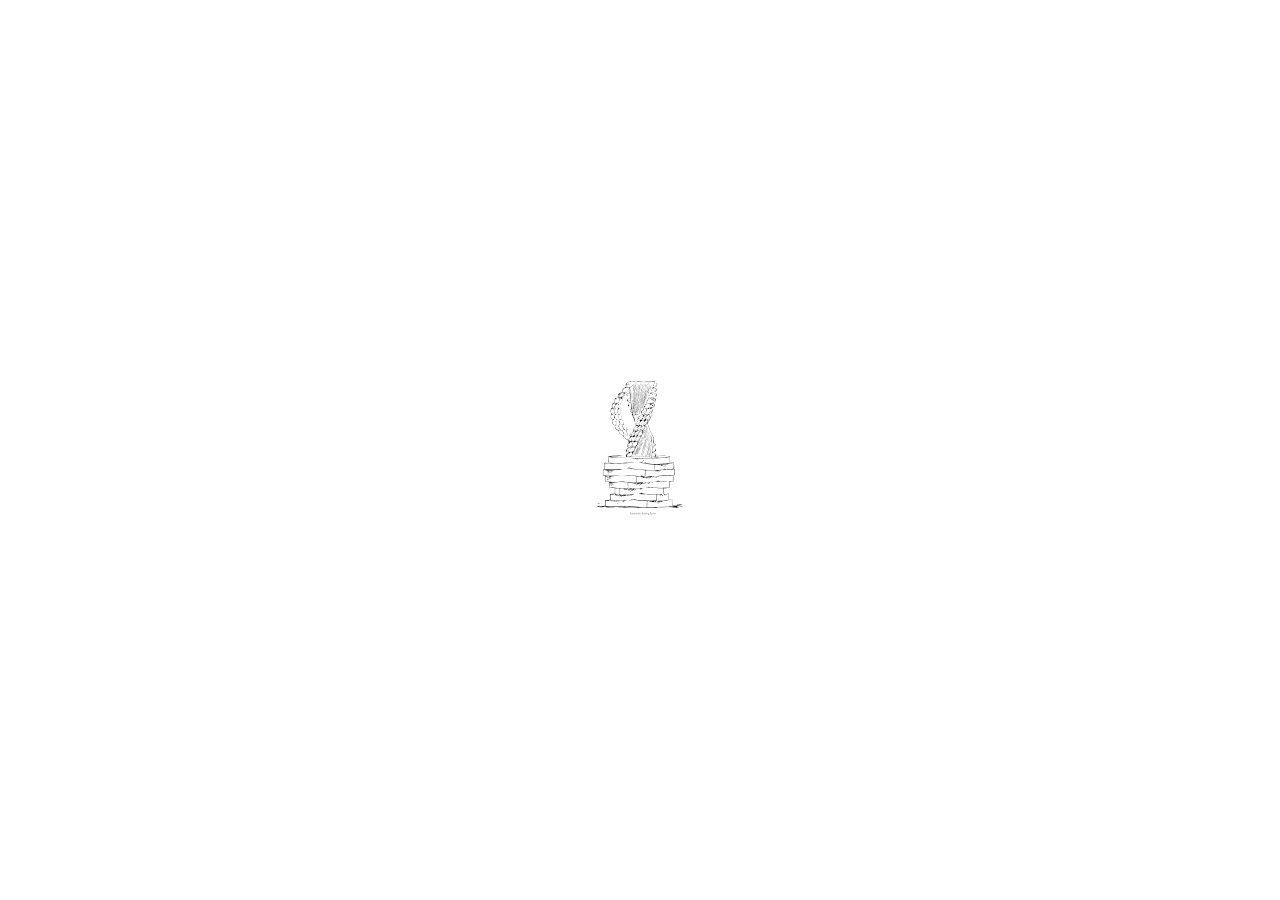
<file: Projects/russell-lofts-farm/index.html>
<!DOCTYPE html>
<html lang="en">


<!-- =========================
     DOCUMENT HEAD
========================= -->

<head>

    <meta charset="UTF-8">

    <meta
        name="viewport"
        content="width=device-width, initial-scale=1.0"
    >

    <title>Mauricio Gris | Selected Works</title>


    <!-- =========================
         GOOGLE FONT
    ========================= -->

    <link
        rel="preconnect"
        href="https://fonts.googleapis.com"
    >

    <link
        rel="preconnect"
        href="https://fonts.gstatic.com"
        crossorigin
    >

    <link
        href="https://fonts.googleapis.com/css2?family=Questrial&display=swap"
        rel="stylesheet"
    >


 <!-- =========================
     MAIN STYLESHEET
========================= -->

<link
    rel="stylesheet"
    href="../../style.css"
>


<!-- =========================
     PROJECT STYLESHEET
========================= -->

<link
    rel="stylesheet"
    href="../../project-style.css"
>


<!-- =========================
     IPHONE STYLESHEET
========================= -->

<link
    rel="stylesheet"
    href="../../mobile.css"
    media="(max-width: 600px), (orientation: landscape) and (max-height: 500px) and (hover: none) and (pointer: coarse)"
>


<!-- =========================
     IPAD STYLESHEET
========================= -->

<link
    rel="stylesheet"
    href="../../IPAD.CSS"
    media="(min-width: 601px) and (max-width: 1400px) and (hover: none) and (pointer: coarse)"
>


<body>


    <!-- =========================================================
         LOADING SCREEN
    ========================================================= -->

    <div id="portfolio-loader">

        <img
            class="loader-icon"
            src="./twisting-tower-loader.svg"
            alt=""
        >

    </div>


    <!-- =========================
         HEADER / LOGO
    ========================= -->

    <header class="site-header">

        <a
            href="../../index.html"
            class="logo"
        >
            Mauricio Gris
        </a>

    </header>


    <!-- =========================
         MAIN CONTENT
    ========================= -->

    <main>


        <!-- =========================
             HERO
        ========================= -->

        <section class="hero">

            <h1>

                <a
                    href="../../index.html"
                    class="hero-link"
                >
                    Selected Works
                </a>

            </h1>

        </section>


    </main>


    <!-- =========================
         PROJECTS PANEL
    ========================= -->

    <div class="projects-panel">

        <a
            href="../cenote.html"
            class="project-cenote"
        >
            Cenote Research Institute
        </a>


        <a
            href="./russell-lofts-farm.html"
            class="project-russell"
        >
            Russell Lofts & Farm
        </a>


        <a
            href="../stadium.html"
            class="project-stadium"
        >
            Stadia Parametric Modeling
        </a>


        <a
            href="../sue-mango-garden.html"
            class="project-sue"
        >
            Sue Mango Garden
        </a>


        <a
            href="../mentorship.html"
            class="project-mentorship"
        >
            Mentorship & Leadership Programs:
            NOMAS, Autodesk, AIAS, ArchDaily
        </a>


        <a
            href="../personal-work.html"
            class="project-personal-work"
        >
            Personal Work
        </a>

    </div>


    <!-- =========================
         BOTTOM NAVIGATION
    ========================= -->

    <nav class="bottom-nav">

        <button
            class="projects-toggle"
            type="button"
        >
            Projects
        </button>


        <a href="../../resume.html">
            Résumé & Experiences
        </a>


        <a href="#contact">
            Contact
        </a>

    </nav>


    <!-- =========================
         CONTACT
    ========================= -->

    <section id="contact">

        <!-- Contact information will go here -->

    </section>


    <!-- =========================
         JAVASCRIPT
    ========================= -->

    <script src="../../script.js"></script>


</body>

</html>
</file>
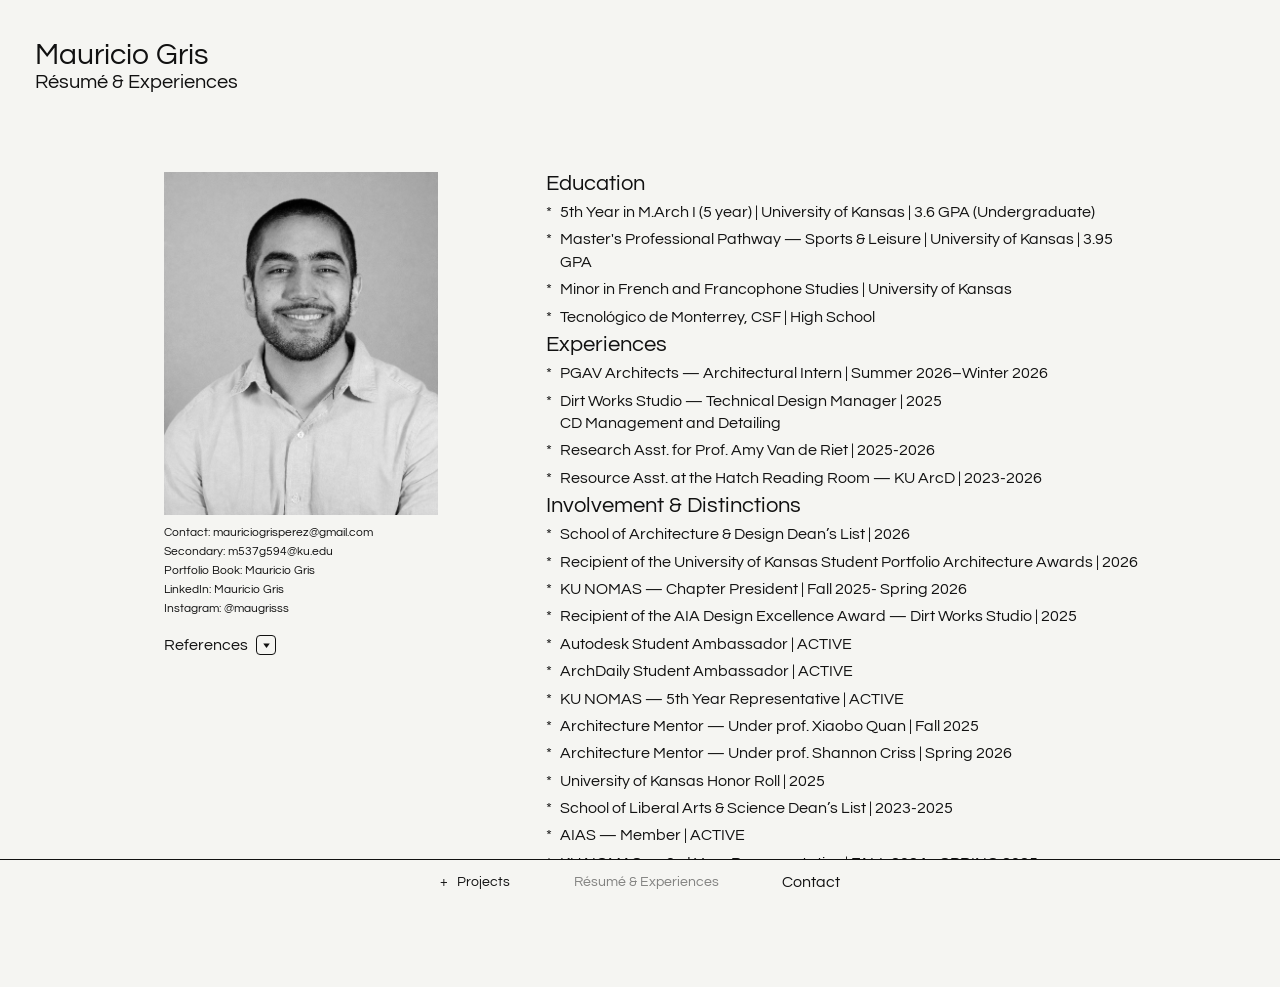
<file: resume.html>
<!DOCTYPE html>
<html lang="en">


<!-- =========================
     DOCUMENT HEAD
========================= -->

<head>

    <meta charset="UTF-8">

    <meta
        name="viewport"
        content="width=device-width, initial-scale=1.0"
    >

    <title>
        Résumé & Experiences | Mauricio Gris
    </title>

    <link
    rel="icon"
    type="image/png"
    href="Projects/favicon.png"
>


    <!-- =========================
         GOOGLE FONT
    ========================= -->

    <link
        rel="preconnect"
        href="https://fonts.googleapis.com"
    >

    <link
        rel="preconnect"
        href="https://fonts.gstatic.com"
        crossorigin
    >

    <link
        href="https://fonts.googleapis.com/css2?family=Questrial&display=swap"
        rel="stylesheet"
    >


<!-- =========================
     GLOBAL STYLESHEET
========================= -->

<link
    rel="stylesheet"
    href="style.css"
>

<link
    rel="stylesheet"
    href="resume.css"
>


<!-- =========================
     IPHONE STYLESHEET
========================= -->

<link
    rel="stylesheet"
    href="mobile.css"
    media="(max-width: 600px), (orientation: landscape) and (max-height: 500px) and (hover: none) and (pointer: coarse)"
>



<body>


    <!-- =========================
         SITE HEADER
    ========================= -->

    <header class="site-header">

        <a
            href="index.html"
            class="logo"
        >
            Mauricio Gris
        </a>

    </header>



    <!-- =========================
         PAGE TITLE
    ========================= -->

    <section class="hero">

        <h1>

            <a
                href="index.html"
                class="hero-link"
            >
                Résumé & Experiences
            </a>

        </h1>

    </section>



    <!-- =========================================================
         RÉSUMÉ & EXPERIENCES PAGE
    ========================================================= -->

    <main class="resume-page">


        <!-- =====================================================
             RÉSUMÉ CONTENT
        ====================================================== -->

        <div class="resume-content">


            <!-- =================================================
                 12-COLUMN RÉSUMÉ GRID
            ================================================== -->

            <section class="resume-grid resume-introduction">

    <!-- =========================
     LEFT COLUMN
     HEADSHOT + CONTACT LINKS
========================= -->

<div class="resume-left-column">


    <!-- =========================
         HEADSHOT
    ========================= -->

    <figure class="resume-headshot">

        <img
            src="Images/resume/headshot.gris.png"
            alt="Mauricio Gris"
        >


        <!-- =========================
             HEADSHOT HOVER OVERLAY
        ========================= -->

        <div class="resume-headshot-overlay">

            <div class="resume-headshot-mission">

                <h2>
                    My Mission Through Design
                </h2>

                <p>
                    Designing efficient, informed, and long-lasting designs,
                    both in terms of being responsive and equitable in
                    accessibility to diverse communities.
                </p>

            </div>

        </div>

    </figure>



    <!-- =========================
         CONTACT / EXTERNAL LINKS
         DIRECTLY BELOW HEADSHOT
    ========================= -->

    <div class="resume-headshot-links">

        <a href="mailto:mauriciogrisperez@gmail.com">
            Contact: mauriciogrisperez@gmail.com
        </a>

        <a href="mailto:m537g594@ku.edu">
            Secondary: m537g594@ku.edu
        </a>

        <a
            href="https://indd.adobe.com/view/74ef0718-9a2e-4e20-afd2-88071c14dc39?utm_source=ig&utm_medium=social&utm_content=link_in_bio&fbclid=PAcGRvZgJleHRuA2FlbQIxMQBzcnRjBmFwcF9pZA85MzY2MTk3NDMzOTI0NTkAAafjlXDD9OKiclb7r04CpGKEP7X0kEKk4IGdYdxB_zPkLGAZm0jak376bWQfig_aem_J0QPt2mYGRPHzV3HsonOOw"
            target="_blank"
            rel="noopener noreferrer"
        >
            Portfolio Book: Mauricio Gris
        </a>

        <a
            href="https://www.linkedin.com/in/mauricio-gris-nomas-aias-29b387235/"
            target="_blank"
            rel="noopener noreferrer"
        >
            LinkedIn: Mauricio Gris
        </a>

        <a
            href="https://www.instagram.com/maugrisss/"
            target="_blank"
            rel="noopener noreferrer"
        >
            Instagram: @maugrisss
        </a>

    </div>



    <!-- =========================
         INTERACTIVE REFERENCES
    ========================= -->

    <details class="resume-references">

        <summary class="resume-references-toggle">

            <span>
                References
            </span>

            <svg
                class="resume-references-ribbon"
                viewBox="0 0 24 24"
                aria-hidden="true"
            >
                <path
                    d="M7 3H17V21L12 17.5L7 21V3Z"
                    fill="none"
                    stroke="currentColor"
                    stroke-width="1.5"
                    stroke-linejoin="round"
                />
            </svg>

        </summary>


        <div class="resume-references-list">


         <!-- REFERENCE 01 -->

<div class="resume-reference">

    <span>
        Kapila Silva
    </span>

    <a href="mailto:kapilads@ku.edu">
        kapilads@ku.edu
    </a>

</div>



<!-- REFERENCE 02 -->

<div class="resume-reference">

    <span>
        Gustavo Garcia Do Amaral
    </span>

    <a href="mailto:gustavo.amaral@ku.edu">
        gustavo.amaral@ku.edu
    </a>

</div>



<!-- REFERENCE 03 -->

<div class="resume-reference">

    <span>
        Chris Davis — PGAV Architects, Principal
    </span>

    <a href="mailto:email.tbd@pgav.com">
        chris.davis@pgav.com
    </a>

</div>



<!-- REFERENCE 04 -->

<div class="resume-reference">

    <span>
        Chad Kraus, AIA
    </span>

    <a href="mailto:ckraus@ku.edu">
        ckraus@ku.edu
    </a>

</div>



<!-- REFERENCE 05 -->

<div class="resume-reference">

    <span>
        Shannon Criss
    </span>

    <a href="mailto:scriss@ku.edu">
        scriss@ku.edu
    </a>

</div>



<!-- REFERENCE 06 -->

<div class="resume-reference">

    <span>
        Amy Van de Riet, AIA
    </span>

    <a href="mailto:amy.vanderiet@ku.edu">
        amy.vanderiet@ku.edu
    </a>

</div>



<!-- REFERENCE 07 -->

<div class="resume-reference">

    <span>
        Dan Rolf
    </span>

    <a href="mailto:danielrolf@gmail.com">
        danielrolf@gmail.com
    </a>

</div>


</div>

</details>


</div>


<!-- =========================
     RÉSUMÉ INFORMATION
     RIGHT COLUMN
========================= -->

<div class="resume-information">


    <!-- =====================
         EDUCATION
    ====================== -->

    <section class="resume-info-section">

        <h2>
            Education
        </h2>

        <div class="resume-info-content">

            <p class="resume-info-entry">
                5th Year in M.Arch I (5 year) | University of Kansas |
                3.6 GPA (Undergraduate)
            </p>

            <p class="resume-info-entry">
                Master's Professional Pathway — Sports &amp; Leisure |
                University of Kansas | 3.95 GPA
            </p>

            <p class="resume-info-entry">
                Minor in French and Francophone Studies |
                University of Kansas
            </p>

            <p class="resume-info-entry">
                Tecnológico de Monterrey, CSF | High School
            </p>

        </div>

    </section>



    <!-- =====================
         EXPERIENCE
    ====================== -->

    <section class="resume-info-section">

        <h2>
            Experiences
        </h2>

        <div class="resume-info-content">


            <!-- PGAV ARCHITECTS -->

            <div class="resume-info-entry">

                <p>
                    <strong>
                        PGAV Architects — Architectural Intern |
                        Summer 2026–Winter 2026
                    </strong>
                </p>

            </div>



            <!-- DIRT WORKS STUDIO -->

            <div class="resume-info-entry">

                <p>
                    <strong>
                        Dirt Works Studio — Technical Design Manager | 2025
                    </strong>
                </p>

                <p>
                    CD Management and Detailing
                </p>

            </div>



            <!-- AMY VAN DE RIET -->

            <div class="resume-info-entry">

                <p>
                    <strong>
                        Research Asst. for Prof. Amy Van de Riet | 2025-2026
                    </strong>
                </p>

            </div>



            <!-- HATCH READING ROOM -->

            <div class="resume-info-entry">

                <p>
                    <strong>
                        Resource Asst. at the Hatch Reading Room — KU ArcD |
                        2023-2026
                    </strong>
                </p>

            </div>


        </div>

    </section>



    <!-- =====================
         AWARDS & INVOLVEMENT
    ====================== -->

    <section class="resume-info-section">

        <h2>
         Involvement & Distinctions
        </h2>

        <div class="resume-info-content">


            <div class="resume-info-entry">

                <p>
                    <strong>
                        School of Architecture &amp; Design Dean’s List | 2026
                    </strong>
                </p>

            </div>



            <div class="resume-info-entry">

                <p>
                    <strong>
                        Recipient of the University of Kansas Student Portfolio
                        Architecture Awards | 2026
                    </strong>
                </p>

            </div>



            <div class="resume-info-entry">

                <p>
                    <strong>
                        KU NOMAS — Chapter President |
                        Fall 2025- Spring 2026
                    </strong>
                </p>

            </div>



            <div class="resume-info-entry">

                <p>
                    <strong>
                        Recipient of the AIA Design Excellence Award — Dirt Works Studio | 2025
                    </strong>
                </p>

            </div>



            <div class="resume-info-entry">

                <p>
                    <strong>
                        Autodesk Student Ambassador | ACTIVE
                    </strong>
                </p>

            </div>


            <div class="resume-info-entry">

                <p>
                    <strong>
                        ArchDaily Student Ambassador | ACTIVE
                    </strong>
                </p>

            </div>

            <div class="resume-info-entry">

                <p>
                    <strong>
                        KU NOMAS — 5th Year Representative | ACTIVE
                    </strong>
                </p>

            </div>


<div class="resume-info-entry">

                <p>
                    <strong>
                        Architecture Mentor — Under prof. Xiaobo Quan |
                         Fall 2025
                    </strong>
                </p>

                

            </div>


            <div class="resume-info-entry">

                <p>
                    <strong>
                        Architecture Mentor — Under prof. Shannon Criss |
                         Spring 2026
                    </strong>
                </p>

                

            </div>



            <div class="resume-info-entry">

                <p>
                    <strong>
                        University of Kansas Honor Roll | 2025
                    </strong>
                </p>

            </div>



            <div class="resume-info-entry">

                <p>
                    <strong>
                        School of Liberal Arts &amp; Science Dean’s List |
                        2023-2025
                    </strong>
                </p>

            </div>



            <div class="resume-info-entry">

                <p>
                    <strong>
                        AIAS — Member | ACTIVE
                    </strong>
                </p>

            </div>



            <div class="resume-info-entry">

                <p>
                    <strong>
                        KU NOMAS — 3rd Year Representative |
                        FALL 2024– SPRING 2025
                    </strong>
                </p>

            </div>



            <div class="resume-info-entry">

                <p>
                    <strong>
                        DARE Center in Lawrence —
                        Homeless Resource Center | 2023
                    </strong>
                </p>

            </div>


        </div>

    </section>

        </div>


    </main>



    <!-- =========================================================
         PROJECTS PANEL
    ========================================================= -->

    <div class="projects-panel">

        <a
            href="Projects/cenote/cenote.html"
            class="project-cenote"
        >
            Cenote Research Institute
        </a>

        <a
            href="Projects/russell-lofts-farm/russell-lofts-farm.html"
            class="project-russell"
        >
            Russell Lofts & Farm
        </a>

        <a
            href="Projects/stadium/stadium.html"
            class="project-stadium"
        >
            Stadia Parametric Modeling
        </a>

        <a
            href="Projects/sue mango/sue-mango-garden.html"
            class="project-sue"
        >
            Sue Mango Garden
        </a>

        <a
            href="Projects/mentorship/mentorship.html"
            class="project-mentorship"
        >
            Mentorship & Leadership Programs: NOMAS, Autodesk, KU Mentorship Collab, AIAS
        </a>

        <a
            href="Projects/personal work/personal-work.html"
            class="project-personal-work"
        >
            Personal Work
        </a>

    </div>



    <!-- =========================
         BOTTOM NAVIGATION
    ========================= -->

    <nav class="bottom-nav">

        <button
            class="projects-toggle"
            type="button"
        >
            Projects
        </button>

        <a
    href="index.html"
    class="resume-mobile-contents"
>
    Contents
</a>


        <a
            href="resume.html"
            class="active"
        >
            Résumé & Experiences
        </a>


        <button
            class="contact-trigger"
            type="button"
        >
            Contact
        </button>

    </nav>



    <!-- =========================================================
         CONTACT LIGHTBOX
    ========================================================= -->

    <div
        class="contact-overlay"
        id="contact-overlay"
        aria-hidden="true"
    >

        <div class="contact-card">


            <!-- =========================
                 CLOSE BUTTON
            ========================= -->

            <button
                class="contact-close"
                type="button"
                aria-label="Close contact panel"
            >
                ×
            </button>


            <!-- =========================
                 CONTACT VISUAL
            ========================= -->

            <div class="contact-visual"></div>


            <!-- =========================
                 DIVIDER
            ========================= -->

            <div class="contact-divider"></div>


            <!-- =========================
                 CONTACT INFORMATION
            ========================= -->

            <div class="contact-info">

                <h2>
                    Let's get in touch.
                </h2>

                <p>
                    Contact me at
                    <a href="mailto:mauriciogrisperez@gmail.com">
                        mauriciogrisperez@gmail.com
                    </a>
                </p>


                <div class="contact-links">

                    <a
                        href="https://www.linkedin.com/in/mauricio-gris-nomas-aias-29b387235/"
                        target="_blank"
                        rel="noopener noreferrer"
                    >
                        LinkedIn
                    </a>

                    <a
                        href="https://www.instagram.com/maugrisss/?hl=en"
                        target="_blank"
                        rel="noopener noreferrer"
                    >
                        Instagram
                    </a>

                </div>

            </div>

        </div>

    </div>



    <!-- =========================
         GLOBAL JAVASCRIPT
    ========================= -->

    <script src="script.js"></script>


</body>

</html>
</file>
<file: style.css>
/* -------------------------
   GLOBAL
------------------------- */

* {
    margin: 0;
    padding: 0;
    box-sizing: border-box;
}

html {
    scroll-behavior: smooth;
}

body {
    background-color: #f5f5f2;
    color: #111111;

    font-family: "Questrial", sans-serif;
    font-weight: 400;
}

/* =========================================================
   PORTFOLIO LOADING SCREEN
========================================================= */

#portfolio-loader {
    position: fixed;
    inset: 0;

    width: 100vw;
    height: 100vh;

    display: flex;
    align-items: center;
    justify-content: center;

    background-color: #ffffff;

    opacity: 1;
    visibility: visible;

    z-index: 999999;
}


/* =========================================================
   LOADING ICON
========================================================= */

#portfolio-loader .loader-icon {
    display: block;

    width: 150px;
 height: 150px;;

    opacity: 1;
    visibility: visible;

    position: relative;
    z-index: 1;

    transform-origin: center;

    animation: loaderBeat 1.6s ease-in-out infinite;
}


/* =========================================================
   LOADING ICON — BEAT
========================================================= */

@keyframes loaderBeat {

    0%,
    42%,
    58%,
    100% {
        transform: scale(1);
    }

    50% {
        transform: scale(1.015);
    }
}


/* =========================================================
   LOADER EXIT
========================================================= */

#portfolio-loader.loader-hidden {
    opacity: 0;
    visibility: hidden;
    pointer-events: none;

    transition:
        opacity 0.25s ease,
        visibility 0.25s ease;
}


/* =========================================================
   REDUCED MOTION
========================================================= */

@media (prefers-reduced-motion: reduce) {

    #portfolio-loader .loader-icon {
        animation: none;
    }

}

/* =========================================================
   REST OF WEBSITE
========================================================= */

/* your existing CSS continues... */
/* -------------------------
   VARIABLES
------------------------- */

:root {
    --page-margin: 35px;
    --title-gap: 2px;
}


/* -------------------------
   NAME / LOGO
------------------------- */

.site-header {
    padding-top: 40px;
    padding-left: var(--page-margin);
    padding-right: var(--page-margin);
    padding-bottom: 0;
}

.logo {
    font-family: "Questrial", sans-serif;
    font-size: 30px;
    font-weight: 400;

    color: #111111;
    text-decoration: none;

    line-height: 1;
    letter-spacing: 0;
}


/* -------------------------
   HERO / SELECTED WORKS
------------------------- */

.hero {
    margin-top: var(--title-gap);

    padding-left: var(--page-margin);
    padding-right: var(--page-margin);
}

.hero h1 {
    font-size: 20px;
    font-weight: 400;
    line-height: 1;
}

.hero-link {
    color: #111111;
    text-decoration: none;

    font-family: "Questrial", sans-serif;
    font-weight: 400;

    letter-spacing: 0;
}


/* -------------------------
   PROJECTS PANEL
------------------------- */

.projects-panel {
    position: fixed;

    bottom: 50px;
    left: 0;

    width: 100%;

    padding-left: var(--page-margin);
    padding-right: var(--page-margin);
    padding-top: 1px;
    padding-bottom: 1px;

    display: flex;
    flex-direction: column;
    align-items: flex-start;

    gap: 8px;

    background-color: #f5f5f2;

    opacity: 0;
    visibility: hidden;

    transform: translateY(10px);

    transition:
        opacity 0.3s ease,
        transform 0.3s ease,
        visibility 0.3s;

    z-index: 110;
}


/* Projects panel open */

.projects-panel.active {
    opacity: 1;
    visibility: visible;

    transform: translateY(0);
}


/* Project links */

.projects-panel a {
    color: #111111;
    text-decoration: none;

    font-family: "Questrial", sans-serif;
    font-size: 14px;
    font-weight: 400;

    transition: color 0.2s ease;
}


/* Project list dash */

.projects-panel a::before {
    content: "-";
    margin-right: 8px;
}


/* -------------------------
   PROJECT HOVER COLORS
------------------------- */

.projects-panel a.project-cenote:hover {
    color: #2aafc8;
}

.projects-panel a.project-russell:hover {
    color: #d10c02;
}

.projects-panel a.project-stadium:hover {
    color: #ebb358;
}

.projects-panel a.project-sue:hover {
    color: #f15f2e;
}

.projects-panel a.project-mentorship:hover {
    color: #934f9f;
}

.projects-panel a.project-personal-work:hover {
    color: #8186bd;
}


/* -------------------------
   BOTTOM NAVIGATION
------------------------- */

.bottom-nav {
    position: fixed;

    bottom: 10px;
    left: 50%;
    transform: translateX(-50%);

    display: flex;
    justify-content: space-between;
    align-items: center;

    width: 400px;

    z-index: 100;

    isolation: isolate;
}

/* =========================================================
   BOTTOM NAVIGATION
   SIDE CONTROLS
========================================================= */


/* -------------------------
   SHARED SIDE CONTROL
------------------------- */

.bottom-nav-side {
    position: fixed;

    bottom: 10px;

    z-index: 1000;

    display: block;

    font-family: "Questrial", sans-serif;
    font-size: 14px;
    font-weight: 400;

    color: #111111;
    text-decoration: none;

    visibility: visible;
    opacity: 1;

    cursor: pointer;

    transition:
        opacity 0.2s ease;
}


/* -------------------------
   LEFT
   BACK TO CONTENTS
------------------------- */

.bottom-nav-side.bottom-nav-back {
    left: var(--page-margin, 35px);
    right: auto;
}


/* -------------------------
   RIGHT
   RÉSUMÉ
------------------------- */

.bottom-nav-side.bottom-nav-resume {
    left: auto;
    right: var(--page-margin, 35px);
}


/* -------------------------
   HOVER
------------------------- */

.bottom-nav-side:not(.disabled):hover {
    opacity: 0.5;
}


/* -------------------------
   CURRENT PAGE / DISABLED
------------------------- */

.bottom-nav-side.disabled {
    opacity: 0.35;

    cursor: default;
    pointer-events: none;
}

/* Full-width background */

.bottom-nav::after {
    content: "";

    position: absolute;

    bottom: -10px;
    left: 50%;
    transform: translateX(-50%);

    width: 100vw;
    height: 40px;

    background-color: #f5f5f2;

    pointer-events: none;

    z-index: -1;
}


.bottom-nav a {
    color: #111111;
    text-decoration: none;

    font-size: 14px;
    font-family: "Questrial", sans-serif;
    font-weight: 400;
}


/* Full-width background beneath navigation */

.bottom-nav::after {
    content: "";

    position: absolute;

    bottom: -10px;
    left: 50%;
    transform: translateX(-50%);

    width: 100vw;
    height: 40px;

    background-color: #f5f5f2;

    pointer-events: none;

    z-index: -1;
}


.bottom-nav a {
    color: #111111;
    text-decoration: none;

    font-size: 14px;
    font-family: "Questrial", sans-serif;
    font-weight: 400;
}


/* -------------------------
   PROJECTS BUTTON
------------------------- */

.projects-toggle {
    background: none;
    border: none;
    padding: 0;

    color: #111111;

    font-family: "Questrial", sans-serif;
    font-size: 14px;
    font-weight: 400;

    cursor: pointer;
}


/* Closed state: + Projects */

.projects-toggle::before {
    content: "+";
    margin-right: 6px;

    font-family: "Questrial", sans-serif;
    font-size: 14px;
    font-weight: 400;
}


/* Open state: − Projects */

.bottom-nav.projects-open .projects-toggle::before {
    content: "−";
}


/* -------------------------
   LINE ABOVE BOTTOM NAVIGATION
------------------------- */

.bottom-nav::before {
    content: "";

    position: absolute;

    bottom: 30px;
    left: 50%;
    transform: translateX(-50%);

    width: 100vw;
    height: 1px;

    background-color: #111111;

    transition: bottom 0.3s ease;

    pointer-events: none;
}


.bottom-nav.projects-open::before {
    bottom: 170px;
}


/* -------------------------
   PROJECTS OPEN STATE
------------------------- */

.bottom-nav.projects-open::before {
    bottom: 170px;
}


/* Line position when Projects is open */

.bottom-nav.projects-open::before {
    bottom: 170px;
}

/* -------------------------
   PROJECTS BUTTON
------------------------- */

.projects-toggle {
    background: none;
    border: none;
    padding: 0;

    color: #111111;

    font-family: "Questrial", sans-serif;
    font-size: 14px;
    font-weight: 400;

    cursor: pointer;
}


/* Closed state: + Projects */

.projects-toggle::before {
    content: "+";
    margin-right: 6px;

    font-family: "Questrial", sans-serif;
    font-size: 14px;
    font-weight: 400;
}


/* Open state: − Projects */

.bottom-nav.projects-open .projects-toggle::before {
    content: "−";
}


/* -------------------------
   LINE ABOVE BOTTOM NAVIGATION
------------------------- */

.bottom-nav::before {
    content: "";

    position: absolute;

    bottom: 30px;
    left: 50%;
    transform: translateX(-50%);

    width: 100vw;
    height: 1px;

    background-color: #111111;

    transition: bottom 0.3s ease;

    cursor: pointer;
}


/* Line position when Projects is open */

.bottom-nav.projects-open::before {
    bottom: 170px;
}

/* =========================================================
   PROJECT BRIEF PANEL
   GLOBAL / FULL-SCREEN
========================================================= */

.brief-panel {
    position: fixed;

    inset: 0;

    width: 100vw;
    height: 100vh;
    min-height: 100vh;

    margin: 0;
    padding: 0;

    background-color: #f5f5f2;

    opacity: 0;
    visibility: hidden;

    transform: translateY(100%);

    transition:
        transform 0.4s ease,
        opacity 0.3s ease,
        visibility 0.4s;

    overflow-y: auto;

    z-index: 900;

    pointer-events: none;
}

/* =========================================================
   BRIEF PARAGRAPHS 
========================================================= */

.brief-content p {
    margin: 0;
    line-height: 1.45;
}

.brief-content p + p {
    margin-top: 28px;
}

.brief-content strong {
    font-weight: 700;
}


/* =========================================================
   PROJECT BRIEF — OPEN
========================================================= */

.brief-panel.active {
    opacity: 1;
    visibility: visible;

    transform: translateY(0);

    pointer-events: auto;
}


/* =========================================================
   PROJECT BRIEF — CLOSE BUTTON
========================================================= */

.brief-close {
    position: fixed;

    top: 35px;
    right: 35px;

    width: 32px;
    height: 32px;

    margin: 0;
    padding: 0;

    display: flex;
    align-items: center;
    justify-content: center;

    border: none;
    background: transparent;

    color: #111111;

    font-family: "Questrial", sans-serif;
    font-size: 28px;
    font-weight: 400;
    line-height: 1;

    cursor: pointer;

    pointer-events: auto;

    z-index: 10002;
}


/* =========================================================
   PROJECT BRIEF PANEL
   GLOBAL / FULL-SCREEN
========================================================= */

.brief-panel {
    position: fixed;

    inset: 0;

    width: 100vw;
    height: 100vh;
    min-height: 100vh;

    margin: 0;
    padding: 0;

    background-color: #f5f5f2;

    opacity: 0;
    visibility: hidden;

    transform: translateY(100%);

    transition:
        transform 0.4s ease,
        opacity 0.3s ease,
        visibility 0.4s;

    overflow-y: auto;

    z-index: 900;

    pointer-events: none;
}


/* =========================================================
   PROJECT BRIEF — OPEN
========================================================= */

.brief-panel.active {
    opacity: 1;
    visibility: visible;

    transform: translateY(0);

    pointer-events: auto;
}


/* =========================================================
   PROJECT BRIEF — CLOSE BUTTON
========================================================= */

.brief-close {
    position: fixed;

    top: 35px;
    right: 35px;

    width: 32px;
    height: 32px;

    margin: 0;
    padding: 0;

    display: flex;
    align-items: center;
    justify-content: center;

    border: none;
    background: transparent;

    color: #111111;

    font-family: "Questrial", sans-serif;
    font-size: 28px;
    font-weight: 400;
    line-height: 1;

    cursor: pointer;

    pointer-events: auto;

    z-index: 10002;
}


/* =========================================================
   PROJECT BRIEF CONTENT
========================================================= */

.brief-content {
    width: 100%;

    padding-top: 40px;
    padding-left: var(--page-margin);
    padding-right: var(--page-margin);
    padding-bottom: 30px;

    box-sizing: border-box;

    text-align: left;
}


/* =========================================================
   PROJECT BRIEF CONTENT
   OPTIONAL IMAGE LAYOUT
========================================================= */

.brief-content-with-image {
    display: grid;

    grid-template-columns:
        minmax(0, 500px)
        auto;

    justify-content: space-between;

    column-gap: 80px;

    align-items: start;
}


/* =========================================================
   PROJECT BRIEF COPY
========================================================= */

.brief-copy {
    min-width: 0;
}


/* =========================================================
   PROJECT BRIEF IMAGE
   OPTIONAL
========================================================= */

.brief-image {

    /* -----------------------------------------
       IMAGE SIZE
       Increase / decrease this value
    ----------------------------------------- */

    width: 1000px;


    /* -----------------------------------------
       HORIZONTAL POSITION
       Larger value = moves image LEFT
    ----------------------------------------- */

    margin-right: 350px;


    /* -----------------------------------------
       VERTICAL POSITION
       Positive = moves DOWN
       Negative = moves UP
    ----------------------------------------- */

    margin-top: 50px;


    justify-self: end;
}


.brief-image img {
    display: block;

    width: 100%;
    height: auto;

    object-fit: cover;
}


/* =========================================================
   PROJECT BRIEF TITLE
========================================================= */

.brief-content h2 {
    margin: 0 0 8px;

    color: var(--project-accent, #111111);

    font-family: "Questrial", sans-serif;
    font-size: 16px;
    font-weight: 400;

    line-height: 1;
}


/* =========================================================
   PROJECT BRIEF TEXT
========================================================= */

.brief-content p {
    width: 100%;
    max-width: 500px;

    margin: 0;

    color: #111111;

    font-family: "Questrial", sans-serif;
    font-size: 14px;
    font-weight: 400;

    line-height: 1.4;

    text-align: left;
}

/* =========================================================
   PROJECT BRIEF METADATA
========================================================= */

.brief-meta {
    padding-left: var(--page-margin);
    padding-right: var(--page-margin);

    margin-top: 30px;

    box-sizing: border-box;

    color: var(--project-accent, #111111);

    font-family: "Questrial", sans-serif;
    font-size: 12px;
    font-weight: 400;

    line-height: 1.2;
}

/* =========================================================
   CONTACT LIGHTBOX
========================================================= */

.contact-overlay {
    position: fixed;
    inset: 0;

    width: 100%;
    height: 100%;

    background-color: rgba(0, 0, 0, 0.72);

    display: flex;
    align-items: center;
    justify-content: center;

    opacity: 0;
    visibility: hidden;
    pointer-events: none;

    transition:
        opacity 0.3s ease,
        visibility 0.3s ease;

    z-index: 9999;
}


/* -------------------------
   ACTIVE STATE
------------------------- */

.contact-overlay.active {
    opacity: 1;
    visibility: visible;
    pointer-events: auto;
}


/* -------------------------
   CONTACT CARD
------------------------- */

.contact-card {
    position: relative;

    width: min(900px, 88vw);
    height: 360px;

    background-color: #ffffff;

    display: grid;

    grid-template-columns:
        280px
        1px
        1fr;

    column-gap: 42px;

    align-items: center;

    padding:
        30px
        55px
        30px
        30px;
}


/* -------------------------
   CONTACT VISUAL
------------------------- */

.contact-visual {

    width: 280px;
    height: 280px;

    background-image:
        url("Projects/first.assignment.three_geometries.gris.mauricio.png");

    background-size: contain;
    background-position: center;
    background-repeat: no-repeat;

}


/* -------------------------
   DIVIDER
------------------------- */

.contact-divider {
    width: 1px;
    height: 280px;

    background-color: #111111;
}


/* -------------------------
   CONTACT INFORMATION
------------------------- */

.contact-info {
    display: flex;
    flex-direction: column;

    align-items: flex-start;
    justify-content: center;
}


.contact-info h2 {
    margin: 0 0 22px 0;

    font-family: "Questrial", sans-serif;
    font-size: 30px;
    font-weight: 400;
    line-height: 1.1;
}


.contact-info p {
    margin: 0 0 28px 0;

    font-size: 16px;
    line-height: 1.5;
}


.contact-info a {
    color: #111111;

    text-decoration: none;
}


.contact-info a:hover {
    text-decoration: underline;
}


/* -------------------------
   SOCIAL LINKS
------------------------- */

.contact-links {
    display: flex;
    flex-direction: column;

    gap: 6px;
}


.contact-links a {
    font-size: 16px;
}


/* -------------------------
   CLOSE BUTTON
------------------------- */

.contact-close {
    position: absolute;

    top: 18px;
    right: 22px;

    border: none;
    background: none;

    padding: 0;

    color: #111111;

    font-family: "Questrial", sans-serif;
    font-size: 28px;
    font-weight: 400;
    line-height: 1;

    cursor: pointer;
}


/* =========================================================
   CONTACT BOTTOM NAV BUTTON
========================================================= */

.contact-trigger {
    border: none;
    background: none;

    padding: 0;

    color: inherit;

    font-family: inherit;
    font-size: inherit;
    font-weight: inherit;

    cursor: pointer;
}

/* =========================================================
   TABLE OF CONTENTS
========================================================= */

.toc-section {
    width: 100%;

    display: flex;
    justify-content: center;

    padding:
        0
        var(--page-margin)
        70px;

    box-sizing: border-box;
}


/* =========================================================
   TABLE OF CONTENTS STAGE
   15 × 8.25 LANDSCAPE ARTBOARD
========================================================= */

.toc-stage {
    position: relative;

    width:
        min(
            calc(100vw - (var(--page-margin) * 2)),
            calc((100vh - 180px) * (15 / 8.25))
        );

    aspect-ratio: 15 / 8.25;

    overflow: hidden;
}


/* =========================================================
   BASE IMAGE
========================================================= */

.toc-base {
    display: block;

    position: relative;
    z-index: 1;

    width: 100%;
    height: 100%;

    object-fit: contain;
}


/* =========================================================
   COLOR OVERLAYS
========================================================= */

.toc-overlay {
    position: absolute;

    inset: 0;

    width: 100%;
    height: 100%;

    object-fit: contain;

    opacity: 0;

    pointer-events: none;

    z-index: 2;

    transition:
        opacity 0.22s ease;
}


/* =========================================================
   INTERACTIVE PROJECT CELLS
========================================================= */

.toc-hitbox {
    position: absolute;

    width: 25%;
    height: 33.333333%;

    z-index: 3;

    display: block;

    cursor: pointer;
}


/* =========================================================
   PROJECT 01
   CENOTE
   ROW 1 / COLUMN 2
========================================================= */

.toc-hitbox-cenote {
    left: 25%;
    top: 0;
}


/* =========================================================
   PROJECT 02
   RUSSELL
   ROW 1 / COLUMN 4
========================================================= */

.toc-hitbox-russell {
    left: 75%;
    top: 0;
}

/* =========================================================
   PROJECT 03
   STADIA
   ROW 2 / COLUMN 1
========================================================= */

.toc-hitbox-stadium {
    left: 0%;
    top: 33.333333%;
    width: 25%;
}


/* =========================================================
   PROJECT 04
   SUE MANGO
   ROW 2 / COLUMN 3
========================================================= */

.toc-hitbox-sue {
    left: 50%;
    top: 33.333333%;

    width: 25%;
}


/* =========================================================
   PROJECT 05
   NOMAS
   ROW 3 / COLUMN 2
========================================================= */

.toc-hitbox-nomas {
    left: 25%;
    top: 66.666666%;
}


/* =========================================================
   PROJECT 06
   PERSONAL WORK
   ROW 3 / COLUMN 4
========================================================= */

.toc-hitbox-personal {
    left: 75%;
    top: 66.666666%;
}


/* =========================================================
   COLOR IMAGE REVEALS
========================================================= */


/* CENOTE */

.toc-hitbox-cenote:hover
~ .toc-overlay-cenote,

.toc-hitbox-cenote:focus-visible
~ .toc-overlay-cenote {

    opacity: 1;
}


/* RUSSELL */

.toc-hitbox-russell:hover
~ .toc-overlay-russell,

.toc-hitbox-russell:focus-visible
~ .toc-overlay-russell {

    opacity: 1;
}

/* STADIA */

.toc-hitbox-stadium:hover
~ .toc-overlay-stadium,

.toc-hitbox-stadium:focus-visible
~ .toc-overlay-stadium {

    opacity: 1;
}

/* SUE MANGO */

.toc-hitbox-sue:hover
~ .toc-overlay-sue,

.toc-hitbox-sue:focus-visible
~ .toc-overlay-sue {

    opacity: 1;
}


/* NOMAS */

.toc-hitbox-nomas:hover
~ .toc-overlay-nomas,

.toc-hitbox-nomas:focus-visible
~ .toc-overlay-nomas {

    opacity: 1;
}


/* PERSONAL WORK */

.toc-hitbox-personal:hover
~ .toc-overlay-personal,

.toc-hitbox-personal:focus-visible
~ .toc-overlay-personal {

    opacity: 1;
}

/* =========================================================
   RESPONSIVE ELEMENTS
   HIDDEN BY DEFAULT ON DESKTOP

   MOBILE.CSS / IPAD.CSS WILL TURN ON
   ONLY THE ELEMENTS THEY NEED
========================================================= */

.toc-mobile-section,
.toc-mobile-stage,
.toc-landscape-section,
.resume-label-mobile,
.project-personal-page .personal-back-mobile {
    display: none;
}


.resume-page ~ .bottom-nav .resume-mobile-contents {
    display: none !important;
}
</file>
<file: project-style.css>
/* -------------------------
   PROJECT PAGE VARIABLES
------------------------- */

:root {
    --project-grid-columns: 12;
    --project-grid-gap: 16px;
}


/* -------------------------
   PROJECT PAGE
------------------------- */

.project-page {
    min-height: 100vh;
}


/* -------------------------
   PROJECT TITLE
------------------------- */

.project-page .project-title {
    font-family: "Questrial", sans-serif;
    font-size: 20px;
    font-weight: 400;

    line-height: 1;
}


/* -------------------------
   PROJECT CONTENT
------------------------- */

.project-content {
    padding-left: var(--page-margin);
    padding-right: var(--page-margin);

    padding-bottom: 80px;
}


/* -------------------------
   12-COLUMN PROJECT GRID
------------------------- */

.project-grid {
    display: grid;

    grid-template-columns: repeat(12, minmax(0, 1fr));
    column-gap: var(--project-grid-gap);
    row-gap: var(--project-grid-gap);

    width: 100%;
}


/* -------------------------
   GRID SPANS
------------------------- */

.span-12 {
    grid-column: span 12;
}

.span-10 {
    grid-column: span 10;
}

.span-8 {
    grid-column: span 8;
}

.span-6 {
    grid-column: span 6;
}

.span-4 {
    grid-column: span 4;
}

.span-3 {
    grid-column: span 3;
}

/* -------------------------
   CENTERED GRID SPANS
------------------------- */

.span-10-centered {
    grid-column: 2 / span 10;
}

.span-8-centered {
    grid-column: 3 / span 8;
}

.span-8-centered_2 {
    grid-column: 3 / span 8;
    margin-top: 30px;
    margin-bottom: 30px;
}

.span-6-centered {
    grid-column: 4 / span 6;
}

/* -------------------------
   PROJECT MEDIA
------------------------- */

.project-media {
    width: 100%;
}

.project-media img {
    display: block;

    width: 100%;
    height: auto;
}

/* -------------------------
   MEDIUM PROJECT MEDIA
------------------------- */

.slider-medium {
    grid-column: 3 / span 8;
    margin-top: 40px;
}
/* -------------------------
   CENTERED PROJECT MEDIA
------------------------- */

.project-media-centered {
    grid-column: 3 / span 8;
}

/* =========================================================
   RUSSELL LOFTS INTERACTIVE COVER
   GRID COLUMN 3 / SPAN 8
========================================================= */

.russell-interactive-cover {
    grid-column: 3 / span 8;

    width: 100%;
    max-width: none;

    margin-top: 40px;
    margin-left: 0;
    margin-right: 0;
    margin-bottom: 0;
}

/* =========================================================
   COVER
========================================================= */

.cover-wrapper {
    position: relative;

    width: 100%;
}


.interactive-cover-image {
    width: 100%;
    height: auto;

    display: block;
}


/* =========================================================
   BUBBLES
   28PX / VIBRANT GLOW
========================================================= */

.cover-bubble {
    position: absolute;

    width: 28px;
    height: 28px;

    padding: 0;

    border: none;
    border-radius: 50%;

    cursor: pointer;

    transform: translate(-50%, -50%);

    animation:
        bubble-beat
        1.8s
        ease-in-out
        infinite;

    z-index: 10;
}


/* =========================================================
   BUBBLE COLORS
========================================================= */

/* ORANGE */

.bubble-1,
.bubble-2,
.bubble-4 {
    --bubble-color: #f27b06;

    background: #f27b06;
}


/* RED */

.bubble-3,
.bubble-5 {
    --bubble-color: #a3050d;

    background: #a3050d;
}


/* =========================================================
   BUBBLE POSITIONS
========================================================= */

.bubble-1 {
    left: 20%;
    top: 30%;

    animation-delay: -0.45s;
}


.bubble-2 {
    left: 38%;
    top: 45%;

    animation-delay: -0.45s;
}


.bubble-3 {
    left: 57%;
    top: 35%;

    animation-delay: -0.9s;
}


.bubble-4 {
    left: 55%;
    top: 50%;

    animation-delay: -0.45s;
}


.bubble-5 {
    left: 84%;
    top: 55%;

    animation-delay: -0.9s;
}


/* =========================================================
   LIVELY DOUBLE BEAT + VIBRANT GLOW
========================================================= */

@keyframes bubble-beat {

    /* REST */

    0% {
        transform:
            translate(-50%, -50%)
            scale(1);

        box-shadow:
            0 0 6px var(--bubble-color),
            0 0 14px var(--bubble-color),
            0 0 26px var(--bubble-color),
            0 0 42px var(--bubble-color);
    }


    /* FIRST STRONG BEAT */

    18% {
        transform:
            translate(-50%, -50%)
            scale(1.28);

        box-shadow:
            0 0 12px var(--bubble-color),
            0 0 26px var(--bubble-color),
            0 0 48px var(--bubble-color),
            0 0 72px var(--bubble-color);
    }


    /* QUICK RELEASE */

    32% {
        transform:
            translate(-50%, -50%)
            scale(1.05);

        box-shadow:
            0 0 7px var(--bubble-color),
            0 0 16px var(--bubble-color),
            0 0 30px var(--bubble-color),
            0 0 46px var(--bubble-color);
    }


    /* SECOND SMALLER BEAT */

    45% {
        transform:
            translate(-50%, -50%)
            scale(1.18);

        box-shadow:
            0 0 10px var(--bubble-color),
            0 0 22px var(--bubble-color),
            0 0 40px var(--bubble-color),
            0 0 60px var(--bubble-color);
    }


    /* SETTLE */

    62% {
        transform:
            translate(-50%, -50%)
            scale(1);

        box-shadow:
            0 0 6px var(--bubble-color),
            0 0 14px var(--bubble-color),
            0 0 26px var(--bubble-color),
            0 0 42px var(--bubble-color);
    }


    /* REST PERIOD */

    100% {
        transform:
            translate(-50%, -50%)
            scale(1);

        box-shadow:
            0 0 6px var(--bubble-color),
            0 0 14px var(--bubble-color),
            0 0 26px var(--bubble-color),
            0 0 42px var(--bubble-color);
    }

}


/* =========================================================
   HOVER
========================================================= */

.cover-bubble:hover {
    animation-play-state: paused;

    transform:
        translate(-50%, -50%)
        scale(1.25);
}


/* =========================================================
   PROCESS IMAGE OVERLAY
========================================================= */

.process-overlay {
    position: absolute;

    inset: 0;

    display: none;

    align-items: center;
    justify-content: center;

    background: rgba(0, 0, 0, 0.78);

    z-index: 20;
}


.process-overlay.active {
    display: flex;
}


.process-overlay img {
    width: auto;
    height: auto;

    max-width: 82%;
    max-height: 82%;

    object-fit: contain;
}


/* =========================================================
   CLOSE BUTTON
========================================================= */

.overlay-close {
    position: absolute;

    top: 20px;
    right: 24px;

    padding: 0;

    border: none;
    background: none;

    color: white;

    font-size: 28px;

    cursor: pointer;

    z-index: 30;
}


/* =========================================================
   ACCESSIBILITY
========================================================= */

.cover-bubble:focus-visible,
.overlay-close:focus-visible {
    outline: 2px solid white;
    outline-offset: 4px;
}

/* -------------------------
   BEFORE / AFTER SLIDER
------------------------- */

.before-after {
    position: relative;

    width: 100%;
    overflow: hidden;
}


/* Keep both images fixed at the same size */

.before-after img {
    display: block;

    width: 100%;
    height: auto;
}


/* Base image */

.before-img {
    position: relative;

    width: 100%;
    height: auto;

    z-index: 1;
}


/* Cropping window for the after image */

.after-wrapper {
    position: absolute;

    top: 0;
    left: 0;

    width: 50%;
    height: 100%;

    overflow: hidden;

    z-index: 2;
}


/* After image stays fixed while wrapper reveals it */

.after-img {
    position: absolute;

    top: 0;
    left: 0;

    width: 100%;
    height: 100%;

    object-fit: cover;
    object-position: left top;

    max-width: none;
}


/* Slider divider */

.divider {
    position: absolute;

    top: 0;
    left: 50%;

    width: 3px;
    height: 100%;

    background-color: white;

    transform: translateX(-50%);

    z-index: 5;
}


/* -------------------------
   SLIDER HANDLE
------------------------- */

.handle {
    position: absolute;

    top: 50%;
    left: 50%;

    width: 44px;
    height: 44px;

    transform: translate(-50%, -50%);

    border: 2px solid white;
    border-radius: 50%;

    background-color: rgba(0, 0, 0, 0.25);

    box-sizing: border-box;
}


/* Horizontal part of + */

.handle::before {
    content: "";

    position: absolute;

    top: 50%;
    left: 50%;

    width: 16px;
    height: 2px;

    background-color: white;

    transform: translate(-50%, -50%);
}


/* Vertical part of + */

.handle::after {
    content: "";

    position: absolute;

    top: 50%;
    left: 50%;

    width: 2px;
    height: 16px;

    background-color: white;

    transform: translate(-50%, -50%);
}


/* Hide old horizontal line */

.handle span {
    display: none;
}


/* Invisible interactive range slider */

.comparison-slider {
    position: absolute;

    inset: 0;

    width: 100%;
    height: 100%;

    opacity: 0;

    cursor: ew-resize;

    z-index: 10;
}

/* -------------------------
  ROOF PLANMEDIA
------------------------- */


.roof-plan-media {
    grid-column: 3 / span 8;
    margin-top: -40px;
    margin-bottom: 10px;
}

/* -------------------------
   THREE IMAGE ROW
------------------------- */

.project-grid {
    column-gap: 16px;
    row-gap: 24px;
}

/* -------------------------
   STANDARD MEDIA PLACEMENT
------------------------- */

.span-8-centered {
    grid-column: 3 / span 8;
}

.span-6-centered {
    grid-column: 4 / span 6;
}

.span-4-centered {
    grid-column: 5 / span 4;
}

/* =========================================================
   IMAGE SLIDER + VIDEO PAIR
========================================================= */

.project-media-pair {
    width: calc(100% - 288px);

    margin-top: 48px;
    margin-left: 144px;
    margin-right: 144px;

    display: flex;
    align-items: flex-start;

    gap: 36px;
}


/* =========================================================
   LEFT — PROJECT IMAGE SLIDER
========================================================= */

.project-slider {
    position: relative;

    flex: 1 1 0;
    width: 50%;

    aspect-ratio: 16 / 9;

    margin: 0;

    overflow: hidden;
}


/* =========================================================
   SLIDER IMAGES
========================================================= */

.project-slider .slider-image {
    width: 100%;
    height: 100%;

    display: none;

    object-fit: cover;
}

.project-slider .slider-image.active {
    display: block;
}


/* =========================================================
   RIGHT — VIDEO WRAPPER
========================================================= */

.project-video-wrapper {
    position: relative;

    flex: 1 1 0;
    width: 50%;

    aspect-ratio: 16 / 9;

    overflow: hidden;
}


/* =========================================================
   AUTOPLAY VIDEO
========================================================= */

.project-autoplay-video {
    width: 100%;
    height: 100%;

    display: block;

    object-fit: cover;
}
/* =========================================================
   SLIDER IMAGES
========================================================= */

.slider-image {
    width: 100%;
    height: auto;

    display: none;
}

.slider-image.active {
    display: block;
}


/* =========================================================
   SLIDER ARROWS — COMPACT VERSION
========================================================= */

.slider-button {
    position: absolute;

    top: 50%;
    transform: translateY(-50%);

    width: auto;
    height: auto;
    padding: 0;

    border: none;
    background: transparent;

    color: black;

    font-family: Arial, sans-serif;
    font-size: 32px;
    font-weight: 300;
    line-height: 1;

    cursor: pointer;

    z-index: 10;
}

.slider-button.left {
    left: 12px;
}

.slider-button.right {
    right: 12px;
}

.slider-button:hover {
    opacity: 0.5;
}


/* =========================================================
   LEFT ARROW
========================================================= */

.slider-button.left {
    left: 20px;
}


/* =========================================================
   RIGHT ARROW
========================================================= */

.slider-button.right {
    right: 20px;
}


/* =========================================================
   ARROW HOVER
========================================================= */

.slider-button:hover {
    background: transparent;
    opacity: 0.5;
}


/* =========================================================
   MOBILE
========================================================= */

@media (max-width: 700px) {

    .slider-button {
        font-size: 36px;
    }

    .slider-button.left {
        left: 12px;
    }

    .slider-button.right {
        right: 12px;
    }
}



/* -------------------------
   BRIEF BUTTON
------------------------- */

.brief-toggle {
    background: none;
    border: none;
    padding: 0;

    color: #111111;

    font-family: "Questrial", sans-serif;
    font-size: 14px;
    font-weight: 400;

    cursor: pointer;
}

.brief-toggle::before {
    content: "+";
    margin-right: 6px;
}

.bottom-nav.brief-open .brief-toggle::before {
    content: "−";
}


/* -------------------------
   PROJECT PANEL LINE STATES
------------------------- */

.bottom-nav.projects-open::before,
.bottom-nav.brief-open::before {
    bottom: 170px;
}

/* -------------------------
   PROJECT-SPECIFIC STYLES
------------------------- */

/* Russell Lofts & Farm */

.project-russell-page {
    --project-accent: #ebb358;
}
/* =========================================================
   RUSSELL BEFORE / AFTER LABELS
   FIRST SLIDER ONLY
========================================================= */

.russell-slider-labeled .comparison-label {
    position: absolute;

    top: 222px;

    width: 150px;

    padding: 9px 12px;

    box-sizing: border-box;

    background: rgba(0, 0, 0, 0.5);

    border-radius: 8px;

    font-family: "Questrial", sans-serif;
    font-size: 14px;
    font-weight: 700;
    line-height: 1.15;

    text-align: center;

    color: #ffffff;

    z-index: 6;

    pointer-events: none;

    opacity: 1;

    transition:
        opacity 0.2s ease;
}


/* LEFT LABEL */

.russell-slider-labeled .comparison-label-left {
    left: 20px;
}


/* RIGHT LABEL */

.russell-slider-labeled .comparison-label-right {
    right: 20px;
}


/* HIDDEN LABEL STATE */

.russell-slider-labeled .comparison-label.is-hidden {
    opacity: 0;
}
</file>
<file: mobile.css>
/* =========================================================
   IPHONE RESPONSIVE LAYER
   FILE: mobile.css

   DESKTOP REMAINS CONTROLLED BY style.css
   IPAD RULES LIVE IN IPAD.CSS
========================================================= */


/* =========================================================
   IPHONE — SHARED
========================================================= */

@media (max-width: 600px) {

    .toc-mobile-section,
    .toc-mobile-stage,
    .toc-landscape-section,
    .resume-label-mobile,
    .project-personal-page .personal-back-mobile {
        display: none;
    }

    .resume-page ~ .bottom-nav .resume-mobile-contents {
        display: none !important;
    }

/* =========================================================

   RUSSELL — MOBILE COVER BUBBLES

   SMALL / FILLED / NO HOVER

========================================================= */



.project-russell-page .cover-bubble {



    width: 12px;

    height: 12px;



    border: none;

    border-radius: 50%;



    animation:

        russell-mobile-bubble-beat

        1.6s

        ease-in-out

        infinite;



    box-shadow: none;

}





/* Remove desktop hover behavior */



.project-russell-page .cover-bubble:hover {



    animation-play-state: running;



    transform:

        translate(-50%, -50%)

        scale(1);

}





/* Mobile pulse */



@keyframes russell-mobile-bubble-beat {



    0%,

    100% {

        transform:

            translate(-50%, -50%)

            scale(1);



        opacity: 0.5;

    }



    50% {

        transform:

            translate(-50%, -50%)

            scale(1.15);



        opacity: 0.5;

    }

}



/* =========================================================

   RUSSELL — IPHONE CONTENT LAYOUT

   DESKTOP PROTECTED

========================================================= */





/* ---------------------------------------------------------

   PAGE MARGINS

--------------------------------------------------------- */



.project-russell-page .project-content {



    padding-left: 18px;

    padding-right: 18px;



    padding-bottom: 60px;

}





/* ---------------------------------------------------------

   PROJECT GRID

   COLLAPSE DESKTOP 12-COLUMN SYSTEM

--------------------------------------------------------- */



.project-russell-page .project-grid {



    grid-template-columns: 1fr;



    column-gap: 0;

    row-gap: 14px;



    width: 100%;

}





/* ---------------------------------------------------------

   FORCE PROJECT MEDIA TO FULL MOBILE WIDTH

--------------------------------------------------------- */



.project-russell-page .span-12,

.project-russell-page .span-10,

.project-russell-page .span-8,

.project-russell-page .span-6,

.project-russell-page .span-4,

.project-russell-page .span-3,



.project-russell-page .span-10-centered,

.project-russell-page .span-8-centered,

.project-russell-page .span-8-centered_2,

.project-russell-page .span-6-centered,

.project-russell-page .span-4-centered,



.project-russell-page .slider-medium,

.project-russell-page .roof-plan-media,

.project-russell-page .project-media-centered {



    grid-column: 1 / -1;



    width: 100%;

    max-width: none;

}





/* ---------------------------------------------------------

   INTERACTIVE COVER

--------------------------------------------------------- */



.project-russell-page .russell-interactive-cover {



    grid-column: 1 / -1;



    width: 100%;



    margin-top: 18px;

    margin-bottom: 10px;

}





/* ---------------------------------------------------------

   BEFORE / AFTER SLIDERS

--------------------------------------------------------- */



.project-russell-page .slider-medium {



    margin-top: 16px;

    margin-bottom: 8px;

}





/* ---------------------------------------------------------

   ROOF PLAN

--------------------------------------------------------- */



.project-russell-page .roof-plan-media {



    margin-top: 14px;

    margin-bottom: 8px;

}





/* ---------------------------------------------------------

   STANDARD CENTERED DRAWINGS

--------------------------------------------------------- */



.project-russell-page .span-8-centered {



    margin-top: 14px;

    margin-bottom: 8px;

}





.project-russell-page .span-8-centered_2 {



    margin-top: 14px;

    margin-bottom: 14px;

}



/* =========================================================

   RUSSELL — MOBILE ROOF PLAN SPACING ONLY

========================================================= */



.project-russell-page .roof-plan-media {

    margin-top: -55px;

    margin-bottom: 24px;

}



    /* =====================================================

       MOBILE VARIABLES

    ===================================================== */



    :root {

        --mobile-page-margin: 32px;

    }





    /* =====================================================

       PREVENT HORIZONTAL OVERFLOW

    ===================================================== */



    html,

    body {

        overflow-x: hidden;

    }





    /* =====================================================

       TABLE OF CONTENTS

       DESKTOP OFF / MOBILE ON

    ===================================================== */



    .toc-section {

        display: none !important;

    }



    .toc-mobile-section {

        display: block !important;



        width: 100%;



        padding:

            14px

            var(--mobile-page-margin)

            110px;



        box-sizing: border-box;

    }



    .toc-mobile-stage {

        display: block !important;



        position: relative;



        width: 100%;

        margin: 0 auto;

    }



    .toc-mobile-base {

        display: block;



        width: 100%;

        height: auto;

    }





    /* =====================================================

       MOBILE TOC HITBOXES

       2 COLUMNS × 6 ROWS

    ===================================================== */



    .toc-mobile-hitbox {

        position: absolute;



        width: 50%;

        height: 16.666667%;



        display: block;



        z-index: 3;

    }



    /* =========================================================

   RUSSELL — MOBILE COVER BUBBLES

   LIVELY DOUBLE BEAT

========================================================= */



.project-russell-page .cover-bubble {



    width: 12px;

    height: 12px;



    border: none;

    border-radius: 50%;



    box-shadow: none;



    animation:

        russell-mobile-bubble-beat

        1.35s

        ease-in-out

        infinite;

}





/* Remove desktop hover response */



.project-russell-page .cover-bubble:hover {



    animation-play-state: running;



    transform:

        translate(-50%, -50%)

        scale(1);

}





/* Double beat */



@keyframes russell-mobile-bubble-beat {



    0%,

    100% {



        transform:

            translate(-50%, -50%)

            scale(1);



        opacity: 0.55;

    }





    18% {



        transform:

            translate(-50%, -50%)

            scale(1.45);



        opacity: 0.9;

    }





    32% {



        transform:

            translate(-50%, -50%)

            scale(1.05);



        opacity: 0.6;

    }





    45% {



        transform:

            translate(-50%, -50%)

            scale(1.28);



        opacity: 0.8;

    }





    62% {



        transform:

            translate(-50%, -50%)

            scale(1);



        opacity: 0.55;

    }

}



/* =========================================================

   RUSSELL — MOBILE BEFORE / AFTER LABELS

   FIRST SLIDER ONLY

========================================================= */



.project-russell-page

.russell-slider-labeled

.comparison-label {



    top: 10px;



    width: auto;

    max-width: 105px;



    padding: 5px 7px;



    border-radius: 5px;



    font-size: 9px;

    font-weight: 700;



    line-height: 1.1;

}





/* LEFT LABEL */



.project-russell-page

.russell-slider-labeled

.comparison-label-left {



    left: 10px;

}





/* RIGHT LABEL */



.project-russell-page

.russell-slider-labeled

.comparison-label-right {



    right: 10px;

}



/* =========================================================

   RUSSELL — IPHONE SLIDER / VIDEO PAIRS

   HIDE VIDEOS

   MAKE FLOOR-PLAN / RENDER SLIDERS FULL WIDTH

   DESKTOP PROTECTED

========================================================= */



.project-russell-page .project-media-pair {



    width: 100%;



    margin-top: 18px;

    margin-left: 0;

    margin-right: 0;

    margin-bottom: 18px;



    display: block;

}





/* Hide videos entirely on iPhone */



.project-russell-page .project-video-wrapper {

    display: none !important;

}





/* Slider becomes the only visible element */



.project-russell-page .project-slider {



    display: block;



    width: 100%;

    max-width: none;



    aspect-ratio: 16 / 9;



    margin: 0;

}





/* Keep images filling the slider */



.project-russell-page .project-slider .slider-image {



    width: 100%;

    height: 100%;



    object-fit: cover;

}





/* Slightly more compact arrow placement */



.project-russell-page .slider-button.left {

    left: 12px;

}



.project-russell-page .slider-button.right {

    right: 12px;

}





/* Optional: slightly smaller arrows for iPhone */



.project-russell-page .slider-button {

    font-size: 28px;

}





/* =========================================================

   IPHONE ONLY

   PROJECT PAGE BOTTOM NAVIGATION



   BACK TO INDEX | PROJECT BRIEF | CONTACT



   DESKTOP PROTECTED

========================================================= */



@media (max-width: 600px) {





    /* =====================================================

       HIDE DESKTOP-ONLY PROJECT NAV ITEMS

    ===================================================== */



    .project-page .project-bottom-nav .projects-toggle {

        display: none !important;

    }



    .project-page .bottom-nav-resume {

        display: none !important;

    }





    /* =====================================================

       CENTER NAVIGATION CONTAINER

    ===================================================== */



    .project-page .project-bottom-nav {



        position: fixed;



        left: var(--mobile-page-margin);

        right: var(--mobile-page-margin);



        width: auto;



        transform: none;



        bottom:

            calc(

                10px +

                env(safe-area-inset-bottom)

            );



        display: grid;



        grid-template-columns:

            1fr

            1fr

            1fr;



        align-items: center;



        z-index: 1000;

    }





    /* =====================================================

       PROJECT BRIEF — CENTER

    ===================================================== */



    .project-page .project-bottom-nav .brief-toggle {



        grid-column: 2;



        justify-self: center;



        white-space: nowrap;

    }





    /* =====================================================

       CONTACT — RIGHT

    ===================================================== */



    .project-page .project-bottom-nav .contact-trigger {



        grid-column: 3;



        justify-self: end;



        white-space: nowrap;

    }

/* =========================================================
   STADIA — IPHONE PORTRAIT
   BASE LAYOUT
========================================================= */

.project-stadium-page .project-content {
    padding-left: 18px;
    padding-right: 18px;
    padding-bottom: 60px;
}


/* Collapse desktop 12-column grid */

.project-stadium-page .project-grid {
    grid-template-columns: 1fr;
    column-gap: 0;
    row-gap: 18px;

    width: 100%;
}


/* Remove desktop column placement */

.project-stadium-page .stadia-primary-slot,
.project-stadium-page .stadia-two-grid,
.project-stadium-page .stadia-wide-slot,
.project-stadium-page .stadia-development-grid,
.project-stadium-page .stadia-final-slot {
    grid-column: 1 / -1;

    width: 100%;
    max-width: none;
}


/* =========================================================
   STADIA — IPHONE PORTRAIT
   PRIMARY COVER
========================================================= */

.project-stadium-page .stadia-primary-slot {
    width: calc(100vw - 20px) !important;
    max-width: none !important;

    margin-left: calc(50% - 50vw + 10px) !important;
    margin-right: 0 !important;

    margin-top: 18px;
    margin-bottom: 0;

    aspect-ratio: 14 / 8;
}


/* ACTUAL COVER IMAGE */

.project-stadium-page .stadia-primary-slot > img {
    display: block;

    width: 100% !important;
    height: 100% !important;
    max-width: none !important;

    object-fit: cover;
}

/* =========================================================
   STADIA — IPHONE PORTRAIT
   VERTICAL STUDY SEQUENCE

   SLIDER
   VIDEO
   SLIDER
   VIDEO
========================================================= */

.project-stadium-page .stadia-two-grid,
.project-stadium-page .stadia-two-grid-reversed {
    display: flex;
    flex-direction: column;

    width: 100%;
    max-width: none;

    gap: 24px;

    margin-top: 24px;
}


/* =========================================================
   FIRST STUDY

   SLIDER → BOWL VIDEO
========================================================= */

.project-stadium-page
.stadia-two-grid:not(.stadia-two-grid-reversed)
.stadia-media-slot {
    width: 100%;
}

/* =========================================================
   STADIA — IPHONE PORTRAIT
   BOWL VIDEO — MOVE UP
========================================================= */

.project-stadium-page .stadia-bowl-video-slot {
    position: relative;
    transform: translateY(-250px);
}

/* =========================================================
   SECOND STUDY

   HTML IS:
   VIDEO → SLIDER

   MOBILE BECOMES:
   SLIDER → VIDEO
========================================================= */

.project-stadium-page
.stadia-two-grid-reversed
.stadia-slider-slot {
    order: 1;
}

.project-stadium-page
.stadia-two-grid-reversed
.stadia-video-slot {
    order: 2;
}


/* =========================================================
   CONCEPT SLIDERS
========================================================= */

.project-stadium-page .stadia-concept-slider {
    width: 100%;
}

.project-stadium-page .stadia-concept-track {
    width: 100%;
}

.project-stadium-page .stadia-concept-slide {
    width: 100%;
    height: auto;

    object-fit: contain;
}

/* =========================================================
   STADIA — IPHONE PORTRAIT
   SECOND CONCEPT GROUP — MOVE UP
========================================================= */

.project-stadium-page .stadia-two-grid-reversed {
    position: relative;
    transform: translateY(-520px);
}


/* =========================================================
   STADIA — IPHONE PORTRAIT
   RAKING VIDEO — MOVE UP
========================================================= */

.project-stadium-page
.stadia-two-grid-reversed
.stadia-video-slot {
    position: relative;
    transform: translateY(-140px);
}

/* =========================================================
   STADIA — IPHONE PORTRAIT
   VISIBILITY COMPARISON — MOVE UP
========================================================= */

.project-stadium-page .stadia-wide-slot {
    position: relative !important;

    transform: translateY(-480px) !important;
}

/* =========================================================
   STADIA — IPHONE PORTRAIT
   DEVELOPMENT MODEL LAYOUT
   POSITION ONLY
========================================================= */

.project-stadium-page .stadia-development-grid {
    margin-top: -530px;
}

/* =========================================================
   STADIA — IPHONE PORTRAIT
   DATA BUBBLES
========================================================= */

.project-stadium-page .stadia-data-bubble {
    width: 12px;
    height: 12px;

    border-width: 1.5px;
}

.project-stadium-page .stadia-data-bubble-inner {
    width: 6px;
    height: 6px;
}

/* =========================================================
   STADIA — IPHONE PORTRAIT
   VISIBILITY COMPARISON OVERLAY
========================================================= */

.project-stadium-page .stadia-data-overlay {
    position: fixed;

    inset: 0;

    width: 100vw;
    height: 100dvh;

    padding: 20px;

    display: flex;
    align-items: center;
    justify-content: center;

    z-index: 99999;
}


/* =========================================================
   OVERLAY — OPEN STATE
========================================================= */

.project-stadium-page .stadia-data-overlay.is-open {
    opacity: 1;
    visibility: visible;

    pointer-events: auto;
}


/* =========================================================
   OVERLAY IMAGE
========================================================= */

.project-stadium-page .stadia-data-overlay-image {
    display: block;

    width: 100%;
    height: auto;

    max-width: 100%;
    max-height: 80dvh;

    object-fit: contain;
}


/* =========================================================
   OVERLAY CLOSE BUTTON
========================================================= */

.project-stadium-page .stadia-data-overlay-close {
    top: 20px;
    right: 20px;

    width: 36px;
    height: 36px;

    font-size: 22px;

    z-index: 100000;
}

/* =========================================================
   STADIA — IPHONE PORTRAIT
   COVER TAP OVERLAY
========================================================= */

.project-stadium-page .stadia-primary-hover {
    padding: 22px;

    opacity: 0;

    pointer-events: none;
}

.project-stadium-page
.stadia-primary-slot:active
.stadia-primary-hover,
.project-stadium-page
.stadia-primary-slot:focus-within
.stadia-primary-hover {
    opacity: 1;
}

.project-stadium-page .stadia-primary-hover p {
    max-width: 100%;

    font-size: 14px;
    line-height: 1.35;
}

/* =========================================================
   STADIA — IPHONE PORTRAIT
   FINAL DRAWING POSITION
========================================================= */

.project-stadium-page .stadia-final-slot {
    margin-top: -300px;
}

/* =========================================================

   SUE MANGO — IPHONE LIGHTBOX

   HIDE THUMBNAILS

   DESKTOP PROTECTED

========================================================= */



.project-sue-page .sue-lightbox-thumbnails {

    display: none !important;

}




    /* =====================================================

       BACK TO INDEX — LEFT

    ===================================================== */



    .project-page .bottom-nav-back {



        position: fixed;



        left: var(--mobile-page-margin);

        right: auto;



        bottom:

            calc(

                10px +

                env(safe-area-inset-bottom)

            );



        font-size: 14px;



        white-space: nowrap;



        z-index: 1001;

    }



}

/* =========================================================

   SUE MANGO — IPHONE LIGHTBOX ARROWS

   DESKTOP PROTECTED

========================================================= */



.project-sue-page .sue-lightbox-arrow {



    color: #111111;



    width: 52px;

    height: 52px;



    font-size: 36px;



    top: 46%;

}



.project-sue-page .sue-lightbox-arrow {

    color: #111111;



    width: 52px;

    height: 52px;



    font-size: 36px;



    top: 46%;



    z-index: 10000;

}



/* =========================================================

   NOMAS — IPHONE LAYOUT

   FULLER WIDTH + TIGHTER VERTICAL SPACING

   DESKTOP PROTECTED

========================================================= */



.project-mentorship-page .project-content {

    padding-left: 18px;

    padding-right: 18px;

    padding-bottom: 60px;

}





/* Collapse desktop 12-column structure */



.project-mentorship-page .project-grid {

    grid-template-columns: 1fr;

    column-gap: 0;

    row-gap: 12px;



    width: 100%;

}





/* Remove desktop 8-column constraint */



.project-mentorship-page .span-8-centered,

.project-mentorship-page .mentorship-three-image-grid {

    grid-column: 1 / -1;



    width: 100%;

    max-width: none;



    margin-left: 0;

    margin-right: 0;

}



/* =========================================================

   PERSONAL WORK — IPHONE LAYOUT

   DESKTOP PROTECTED

========================================================= */





/* =========================================================

   PURPOSE / INTRO

========================================================= */



.project-personal-page .personal-purpose-section {

    width: calc(100% - 36px);

    max-width: none;



    margin: 24px auto 32px;



    grid-template-columns: 1fr;

    column-gap: 0;

    row-gap: 18px;

}





/* =========================================================

   MAIN AXONOMETRIC

========================================================= */



.project-personal-page .personal-work-stage {

    grid-template-columns: 1fr;



    column-gap: 0;



    padding:

        12px

        18px

        32px;

}





.project-personal-page .personal-axon {

    grid-column: 1 / -1;



    width: 100%;

    max-width: none;



    margin: 0;

}





/* =========================================================

   PHOTOSHOP SECTION

========================================================= */



.project-personal-page .personal-photoshop-section {

    width: calc(100% - 36px);

    max-width: none;



    margin: 32px auto;



    grid-template-columns: 1fr;

    column-gap: 0;

    row-gap: 18px;

}





/* =========================================================

   FULL MATERIAL ACCESS

========================================================= */



.project-personal-page .personal-material-section {

    width: calc(100% - 36px);



    margin:

        32px

        auto

        60px;

}





/* Make the final drawing larger on iPhone */



.project-personal-page .personal-material-image {

    width: 72%;

    max-width: none;

}





/* =========================================================

   COVER

========================================================= */



.project-mentorship-page .mentorship-cover {

    width: 100%;



    aspect-ratio: auto;



    margin-top: 18px;

    margin-bottom: 16px;

}



/* =========================================================

   PERSONAL WORK — IPHONE BOTTOM NAV

   EQUAL SIZE / EVENLY DISTRIBUTED / CENTERED

   DESKTOP PROTECTED

========================================================= */



/* Hide desktop-only items */



.project-personal-page .project-bottom-nav .projects-toggle {

    display: none !important;

}



.project-personal-page .bottom-nav-resume {

    display: none !important;

}





/* Shared label sizing */



.project-personal-page .bottom-nav-back,

.project-personal-page .project-bottom-nav .course-overview-toggle,

.project-personal-page .project-bottom-nav .contact-trigger {

    font-size: 13px;

    white-space: nowrap;

    text-align: center;

}





/* Center navigation container:

   middle + right thirds

*/



.project-personal-page .project-bottom-nav {

    position: fixed;



    left: 18px;

    right: 18px;



    width: auto;



    bottom:

        calc(

            10px +

            env(safe-area-inset-bottom)

        );



    transform: none;



    display: grid;

    grid-template-columns: repeat(3, 1fr);



    align-items: center;



    z-index: 1000;

}





/* Back to Contents:

   occupies the left third visually

*/



.project-personal-page .bottom-nav-back {

    position: fixed;



    left: 18px;



    width: calc((100vw - 36px) / 3);



    bottom:

        calc(

            10px +

            env(safe-area-inset-bottom)

        );



    z-index: 1001;

}





/* Course Overview:

   centered in middle third

*/



.project-personal-page .project-bottom-nav .course-overview-toggle {

    grid-column: 2;



    width: 100%;



    justify-self: center;

}





/* Contact:

   centered in right third

*/



.project-personal-page .project-bottom-nav .contact-trigger {

    grid-column: 3;



    width: 100%;



    justify-self: center;

}



/* Default: desktop/mobile label handling */



.project-personal-page .personal-back-mobile {

    display: none;

}



.project-personal-page .personal-back-desktop {

    display: none;

}



.project-personal-page .personal-back-mobile {

    display: inline;

}





/* =========================================================

   RESUME — IPHONE LAYOUT

   DESKTOP PROTECTED

========================================================= */



.resume-page .resume-content {

    padding-left: 18px;

    padding-right: 18px;

    padding-bottom: 60px;

}





/* Collapse résumé grid */



.resume-page .resume-grid {

    grid-template-columns: 1fr;

    column-gap: 0;

    row-gap: 0;

}





/* =========================================================

   LEFT COLUMN

========================================================= */



.resume-page .resume-left-column {

    grid-column: 1 / -1;

    grid-row: 1;



    width: 100%;



    margin-top: 18px;

    margin-left: 0;



    align-items: center;

}





/* Headshot */



.resume-page .resume-headshot {

    width: 68%;

    max-width: none;

}





/* Contact / portfolio / social links */



.resume-page .resume-headshot-links {

    width: 68%;



    margin-top: 10px;



    align-items: flex-start;

}





/* =========================================================

   RÉSUMÉ INFORMATION

========================================================= */



.resume-page .resume-information {

    grid-column: 1 / -1;

    grid-row: 2;



    width: 100%;



    margin-top: 28px;



    gap: 24px;

}





/* Let text use the available phone width */



.resume-page .resume-info-content {

    max-width: none;

    width: 100%;

}





/* Slightly tighter entries */



.resume-page .resume-info-entry {

    margin-bottom: 7px;

}



/* =========================================================

   PERSONAL WORK — MOBILE TEXT REDUCTION

   KEEP HEADERS, REMOVE CAPTIONS

========================================================= */



.project-personal-page .personal-purpose-copy p,

.project-personal-page .personal-photoshop-copy p {

    display: none !important;

}



/* =========================================================

   PERSONAL WORK — HIDE AXON LABEL ON IPHONE

========================================================= */



.project-personal-page .axon-label-revit {

    display: none !important;

}



/* =========================================================

   THREE IMAGE COMPOSITION

========================================================= */



.project-mentorship-page .mentorship-three-image-grid {

    grid-template-columns: 1fr;



    height: auto;



    gap: 12px;



    margin-top: 0;

    margin-bottom: 18px;

}



.project-personal-page

.project-bottom-nav

.course-overview-toggle {

    grid-column: 2;



    justify-self: center;



    white-space: nowrap;

}



.project-mentorship-page .mentorship-three-left {

    gap: 12px;

}



/* =========================================================

   CONTACT CARD — IPHONE

   SHARED ACROSS PORTFOLIO

   DESKTOP PROTECTED

========================================================= */



.contact-overlay {

    padding: 18px;



    box-sizing: border-box;

}





/* =========================================================

   CARD

========================================================= */



.contact-card {

    width: 100%;

    max-width: 360px;



    height: auto;



    display: grid;

    grid-template-columns: 1fr;



    row-gap: 18px;



    padding:

        44px

        22px

        24px;



    box-sizing: border-box;

}





/* =========================================================

   VISUAL

========================================================= */



.contact-visual {

    width: 130px;

    height: 130px;



    justify-self: center;

}





/* =========================================================

   DIVIDER

   VERTICAL → HORIZONTAL

========================================================= */



.contact-divider {

    width: 100%;

    height: 1px;



    justify-self: center;

}





/* =========================================================

   CONTACT INFORMATION

========================================================= */



.contact-info {

    width: 100%;



    align-items: center;

    justify-content: center;



    text-align: center;

}





.contact-info h2 {

    margin: 0 0 14px;



    font-size: 24px;

}





.contact-info p {

    margin: 0 0 18px;



    font-size: 14px;

    line-height: 1.4;

}





/* Prevent email from escaping narrow screens */



.contact-info p a {

    overflow-wrap: anywhere;

}





/* =========================================================

   SOCIAL LINKS

========================================================= */



.contact-links {

    flex-direction: row;



    justify-content: center;



    gap: 20px;

}





.contact-links a {

    font-size: 14px;

}





/* =========================================================

   CLOSE BUTTON

========================================================= */



.contact-close {

    top: 14px;

    right: 16px;



    font-size: 30px;

}



.resume-page ~ .bottom-nav .resume-mobile-contents {

    display: inline !important;

}



/* RESUME — MOBILE BOTTOM NAV */



.resume-page ~ .bottom-nav .projects-toggle {

    display: none !important;

}



.resume-page ~ .bottom-nav .resume-mobile-contents {

    display: inline;

}



/* =========================================================

   INDEX — IPHONE PROJECTS BUTTON

   DISABLED + VISUALLY INACTIVE

   DESKTOP PROTECTED

========================================================= */



.home-page .projects-toggle {

    pointer-events: none;

    cursor: default;



    color: #b8b8b8;

}





    /* 01 — CENOTE

       ROW 1 / RIGHT

    ----------------------------------------------------- */



    .toc-mobile-hitbox-cenote {

        left: 50%;

        top: 0%;

    }





    /* 02 — RUSSELL

       ROW 2 / LEFT

    ----------------------------------------------------- */



    .toc-mobile-hitbox-russell {

        left: 0%;

        top: 16.666667%;

    }





    /* 03 — STADIA

       ROW 3 / RIGHT

    ----------------------------------------------------- */



    .toc-mobile-hitbox-stadium {

        left: 50%;

        top: 33.333333%;

    }





    /* 04 — SUE MANGO

       ROW 4 / LEFT

    ----------------------------------------------------- */



    .toc-mobile-hitbox-sue {

        left: 0%;

        top: 50%;

    }





    /* 05 — NOMAS

       ROW 5 / RIGHT

    ----------------------------------------------------- */



    .toc-mobile-hitbox-nomas {

        left: 50%;

        top: 66.666667%;

    }





    /* 06 — PERSONAL WORK

       ROW 6 / LEFT

    ----------------------------------------------------- */



    .toc-mobile-hitbox-personal {

        left: 0%;

        top: 83.333333%;

    }





    /* =====================================================

       MOBILE RESUME LABEL

    ===================================================== */



    .resume-label-desktop {

        display: none;

    }



    .resume-label-mobile {

        display: inline;

    }





    /* =====================================================

       BOTTOM NAVIGATION

    ===================================================== */



    .bottom-nav {

        left: var(--mobile-page-margin);

        right: var(--mobile-page-margin);



        width: auto;



        transform: none;



        bottom:

            calc(

                10px +

                env(safe-area-inset-bottom)

            );



        justify-content: space-between;



        gap: 16px;

    }





    .bottom-nav a,

    .projects-toggle,

    .contact-trigger {

        font-size: 14px;



        white-space: nowrap;

    }





    /* =====================================================

       PROJECTS PANEL

    ===================================================== */



    .projects-panel {

        padding-left: var(--mobile-page-margin);

        padding-right: var(--mobile-page-margin);



        bottom:

            calc(

                50px +

                env(safe-area-inset-bottom)

            );

    }








    .project-cenote-page .cri-bubble {



        width: 6px;

        height: 6px;



        padding: 0;



        border: none;

        border-radius: 50%;



        background: #111111;



        animation:

            cri-mobile-bubble-beat

            1.6s

            ease-in-out

            infinite;

    }





    .project-cenote-page .cri-bubble-inner {

        display: none;

    }





    @keyframes cri-mobile-bubble-beat {



        0%,

        100% {

            transform:

                translate(-50%, -50%)

                scale(1);



            opacity: 0.45;

        }



        50% {

            transform:

                translate(-50%, -50%)

                scale(1.15);



            opacity: 0.45;

        }

    }
}


/* =========================================================
   IPHONE — PORTRAIT
========================================================= */

@media
    (max-width: 600px)
    and (orientation: portrait) {
/* =========================================================
       PREVENT HORIZONTAL PAGE SLIDING
    ========================================================= */

    html,
    body {
        width: 100%;
        max-width: 100%;
        overflow-x: hidden;
    }

    body {
        position: relative;
    }





    /* =====================================================

       INDEX — TOC VISIBILITY

    ===================================================== */



    .home-page .toc-section {

        display: none !important;

    }





    .home-page .toc-mobile-section {

        display: block !important;

    }





    .home-page .toc-landscape-section {

        display: none !important;

    }







    /* =====================================================

       CENOTE — SITE PLAN LABEL POINTS

       HIDDEN ON IPHONE PORTRAIT ONLY

    ===================================================== */



    .project-cenote-page .banana-point {

        display: none !important;

    }







    /* =====================================================

       CENOTE — TOH / BIO-SANCTUARY

       CENTERED TWO-COLUMN GRID

    ===================================================== */



    .project-cenote-page .two-image-grid-portrait {

        display: grid;



        grid-template-columns:

            repeat(2, minmax(0, 1fr));



        column-gap: 22px;



        width: 84%;

        max-width: 360px;



        margin-left: auto;

        margin-right: auto;



        margin-top: 30px;

        margin-bottom: 30px;



        align-items: center;

    }





    .project-cenote-page

    .two-image-grid-portrait figure {

        width: 100%;



        margin: 0;



        display: flex;

        justify-content: center;

    }





    .project-cenote-page

    .two-image-grid-portrait img {

        display: block;



        width: 100%;

        height: auto;



        margin: 0 auto;

    }







    /* =====================================================

       PROJECT PAGE — PORTRAIT BOTTOM NAV



       BACK TO INDEX | PROJECT BRIEF | CONTACT

    ===================================================== */



    .project-page

    .project-bottom-nav

    .projects-toggle {

        display: none !important;

    }





    .project-page .bottom-nav-resume {

        display: none !important;

    }





    .project-page .project-bottom-nav {

        left: var(--mobile-page-margin);

        right: var(--mobile-page-margin);



        width: auto;



        transform: none;



        grid-template-columns:

            1fr

            1fr

            1fr;

    }





    .project-page

    .project-bottom-nav

    .brief-toggle {

        grid-column: 2;



        justify-self: center;



        white-space: nowrap;

    }





    .project-page

    .project-bottom-nav

    .contact-trigger {

        grid-column: 3;



        justify-self: end;



        white-space: nowrap;

    }





    .project-page .bottom-nav-back {

        position: fixed;



        left: var(--mobile-page-margin);

        right: auto;



        bottom:

            calc(

                10px +

                env(safe-area-inset-bottom)

            );



        font-size: 14px;



        white-space: nowrap;



        z-index: 1001;

    }
}

/* =========================================================
   IPHONE PORTRAIT
   HIDE BOTTOM NAV LINE WHEN PROJECT BRIEF IS OPEN
========================================================= */

.project-page .bottom-nav.brief-open::before {
    display: none !important;
}

/* =========================================================
   IPHONE — LANDSCAPE
========================================================= */

@media
    (orientation: landscape)
    and (max-height: 500px)
    and (hover: none)
    and (pointer: coarse) {

    .toc-mobile-section,
    .toc-mobile-stage,
    .toc-landscape-section,
    .resume-label-mobile,
    .project-personal-page .personal-back-mobile {
        display: none;
    }

    .resume-page ~ .bottom-nav .resume-mobile-contents {
        display: none !important;
    }

/* =========================================================
       PREVENT HORIZONTAL PAGE SLIDING
    ========================================================= */

    html,
    body {
        width: 100%;
        max-width: 100%;
        overflow-x: hidden;
    }

    body {
        position: relative;
    }





    /* =====================================================

       INDEX — TOC VISIBILITY



       DESKTOP OFF

       PORTRAIT MOBILE OFF

       LANDSCAPE MOBILE ON

    ===================================================== */



    .home-page .toc-section {

        display: none !important;

    }





    .home-page .toc-mobile-section {

        display: none !important;

    }





    .home-page .toc-landscape-section {

        display: flex !important;



        width: 100%;



        justify-content: center;



        padding:

            0

            18px

            52px;



        box-sizing: border-box;

    }







    /* =====================================================

       LANDSCAPE TOC STAGE

    ===================================================== */



    .home-page .toc-landscape-stage {

        position: relative;



        width:

            min(

                calc(100vw - 36px),

                calc(

                    (100dvh - 115px)

                    *

                    (4504 / 2475)

                )

            );



        aspect-ratio:

            4504 / 2475;



        overflow: hidden;

    }







    /* =====================================================

       LANDSCAPE BASE IMAGE

    ===================================================== */



    .home-page .toc-landscape-base {

        display: block;



        width: 100%;

        height: 100%;



        object-fit: contain;

    }







    /* =====================================================

       LANDSCAPE TAP ZONES

    ===================================================== */



    .home-page .toc-landscape-hitbox {

        position: absolute;



        width: 25%;

        height: 33.333333%;



        z-index: 2;

    }







    /* 01 — CENOTE

       ROW 1 / COLUMN 2 */



    .home-page

    .toc-landscape-hitbox-cenote {

        left: 25%;

        top: 0;

    }







    /* 02 — RUSSELL

       ROW 1 / COLUMN 4 */



    .home-page

    .toc-landscape-hitbox-russell {

        left: 75%;

        top: 0;

    }







    /* 03 — STADIA

       ROW 2 / COLUMN 1 */



    .home-page

    .toc-landscape-hitbox-stadium {

        left: 0;

        top: 33.333333%;

    }







    /* 04 — SUE MANGO

       ROW 2 / COLUMN 3 */



    .home-page

    .toc-landscape-hitbox-sue {

        left: 50%;

        top: 33.333333%;

    }







    /* 05 — NOMAS

       ROW 3 / COLUMN 2 */



    .home-page

    .toc-landscape-hitbox-nomas {

        left: 25%;

        top: 66.666666%;

    }







    /* 06 — PERSONAL WORK

       ROW 3 / COLUMN 4 */



    .home-page

    .toc-landscape-hitbox-personal {

        left: 75%;

        top: 66.666666%;

    }







    /* =====================================================

       INDEX — HERO

       REDUCE VERTICAL SPACE

    ===================================================== */



    .home-page .hero {

        margin-bottom: 2px;

    }







    /* =====================================================

       INDEX — PROJECTS BUTTON

       INACTIVE ON IPHONE LANDSCAPE

    ===================================================== */



    .home-page .projects-toggle {

        pointer-events: none;



        cursor: default;



        color: #b8b8b8;

    }






/* =========================================================

   CENOTE — IPHONE LANDSCAPE

   HIDE BANANA BUBBLES

   DESKTOP / PORTRAIT PROTECTED

========================================================= */



.project-cenote-page .banana-point {

    display: none !important;

}



/* =========================================================

   CENOTE — IPHONE LANDSCAPE

   CRI BUBBLES

   SAME VISUAL LANGUAGE AS PORTRAIT

========================================================= */



.project-cenote-page .cri-bubble {

    width: 6px;

    height: 6px;



    padding: 0;



    border: none;

    border-radius: 50%;



    background: #111111;



    box-shadow: none;



    animation:

        cri-mobile-bubble-beat

        1.6s

        ease-in-out

        infinite;

}





.project-cenote-page .cri-bubble-inner {

    display: none;

}



@keyframes cri-mobile-bubble-beat {



    0%,

    100% {

        transform:

            translate(-50%, -50%)

            scale(1);



        opacity: 0.35;

    }



    50% {

        transform:

            translate(-50%, -50%)

            scale(1.15);



        opacity: 0.35;

    }



}



/* =========================================================

   CENOTE — IPHONE LANDSCAPE

   TOH / BIO-SANCTUARY

   CENTER THE EXISTING TWO-COLUMN LAYOUT

========================================================= */



.project-cenote-page .two-image-grid-portrait {

    width: 84%;

    max-width: 520px;



    margin-left: auto;

    margin-right: auto;



    justify-self: center;

}



/* =========================================================

   PROJECT PAGE — IPHONE LANDSCAPE

   DISABLE PROJECTS BUTTON

========================================================= */



.project-page .project-bottom-nav .projects-toggle {

    pointer-events: none;

    cursor: default;



    color: #b8b8b8;

}



/* =========================================================

   RUSSELL LOFTS — IPHONE LANDSCAPE

   CLEAN SINGLE-COLUMN EDITORIAL LAYOUT

   DESKTOP / IPAD / PORTRAIT PROTECTED

========================================================= */





/* =========================================================

   MAIN CONTENT

========================================================= */



.project-russell-page .project-content {

    padding-left: 18px;

    padding-right: 18px;

    padding-bottom: 60px;

}





/* =========================================================

   COLLAPSE 12-COLUMN GRID



   THIS ALSO REMOVES THE THREE-IMAGE ROW FORMAT.

   THE THREE IMAGES REMAIN, BUT STACK INDIVIDUALLY.

========================================================= */



.project-russell-page .project-grid {

    grid-template-columns: 1fr;



    column-gap: 0;

    row-gap: 16px;



    width: 100%;

}





/* =========================================================

   RUSSELL — IPHONE LANDSCAPE

   SCALE MEDIA DOWN 5%

========================================================= */



.project-russell-page .russell-interactive-cover,

.project-russell-page .span-12,

.project-russell-page .span-10,

.project-russell-page .span-8,

.project-russell-page .span-6,

.project-russell-page .span-4,

.project-russell-page .span-3,

.project-russell-page .span-10-centered,

.project-russell-page .span-8-centered,

.project-russell-page .span-8-centered_2,

.project-russell-page .span-6-centered,

.project-russell-page .span-4-centered,

.project-russell-page .slider-medium,

.project-russell-page .roof-plan-media,

.project-russell-page .project-media-centered {



    width: 95%;



    margin-left: auto;

    margin-right: auto;

}



/* =========================================================

   INTERACTIVE COVER

========================================================= */



.project-russell-page .russell-interactive-cover {

    grid-column: 1 / -1;



    width: 100%;

    max-width: none;



    margin-top: 16px;

    margin-bottom: 12px;

}





/* =========================================================

   BUBBLES

   SMALL / CLEAN / LIVELY

========================================================= */



.project-russell-page .cover-bubble {

    width: 13px;

    height: 13px;



    padding: 0;



    border: none;

    border-radius: 50%;



    box-shadow: none !important;



    opacity: 0.72;



    animation:

        russell-landscape-bubble-beat

        1.45s

        ease-in-out

        infinite;

}





/* REMOVE DESKTOP HOVER BEHAVIOR */



.project-russell-page .cover-bubble:hover {

    animation-play-state: running;



    box-shadow: none !important;

}





/* LIVELY DOUBLE BEAT */



@keyframes russell-landscape-bubble-beat {



    0%,

    100% {

        transform:

            translate(-50%, -50%)

            scale(1);



        opacity: 0.68;

    }



    18% {

        transform:

            translate(-50%, -50%)

            scale(1.32);



        opacity: 0.95;

    }



    32% {

        transform:

            translate(-50%, -50%)

            scale(1.05);



        opacity: 0.72;

    }



    46% {

        transform:

            translate(-50%, -50%)

            scale(1.20);



        opacity: 0.88;

    }



    62% {

        transform:

            translate(-50%, -50%)

            scale(1);



        opacity: 0.68;

    }

}




/* =========================================================
   BEFORE / AFTER SLIDERS
========================================================= */

.project-russell-page .slider-medium {
    margin-top: 16px;
    margin-bottom: 16px;
}


/* =========================================================
   ROOF PLAN
   EQUAL SPACE ABOVE + BELOW
========================================================= */

.project-russell-page .roof-plan-media {
    margin-top: 16px;
    margin-bottom: 16px;
}


/* =========================================================
   RUSSELL — IPHONE LANDSCAPE
   THREE-IMAGE ROW
========================================================= */

.project-russell-page .project-grid {
    grid-template-columns: repeat(12, minmax(0, 1fr)) !important;
}

.project-russell-page .russell-three-image {
    grid-column: span 4 !important;

    width: 100% !important;
    max-width: none !important;

    margin: 0 !important;
}


/* =========================================================
   STANDARD CENTERED MEDIA
   CONSISTENT VERTICAL RHYTHM
========================================================= */

.project-russell-page .span-8-centered {
    margin-top: 0;
    margin-bottom: 0;
}

.project-russell-page .span-8-centered_2 {
    margin-top: 16px;
    margin-bottom: 16px;
}


/* =========================================================
   SLIDER + VIDEO PAIRS
   REMOVE VIDEO
   SLIDER BECOMES FULL WIDTH
========================================================= */

.project-russell-page .project-media-pair {
    width: 95%;

    margin-top: 18px;
    margin-left: auto;
    margin-right: auto;
    margin-bottom: 18px;

    display: block;
}

.project-russell-page .project-video-wrapper {
    display: none !important;
}

.project-russell-page .project-slider {
    display: block;

    width: 100%;
    max-width: none;

    aspect-ratio: 16 / 9;

    margin: 0;
}


/* =========================================================
   SLIDER IMAGES
========================================================= */

.project-russell-page .project-slider .slider-image {
    width: 100%;
    height: 100%;

    object-fit: cover;
}

/* =========================================================

   SLIDER ARROWS

   TOUCH-FRIENDLY BUT VISUALLY LIGHT

========================================================= */



.project-russell-page .slider-button {

    font-size: 28px;

}





.project-russell-page .slider-button.left {

    left: 12px;

}





.project-russell-page .slider-button.right {

    right: 12px;

}



/* =========================================================

   SUE MANGO — IPHONE LANDSCAPE

   HIDE LIGHTBOX THUMBNAILS

========================================================= */



.project-sue-page .sue-lightbox-thumbnails {

    display: none !important;

}



/* =========================================================

   SUE MANGO — IPHONE LANDSCAPE

   CENTER FIVE-IMAGE GROUP

========================================================= */



.project-sue-page .five-image-grid {

    margin-left: auto;

    margin-right: auto;

}



/* =========================================================

   MENTORSHIP — IPHONE LANDSCAPE

   TIGHTEN COVER → THREE IMAGE GROUP

========================================================= */



.project-mentorship-page .mentorship-cover {

    margin-bottom: 0 !important;

}



.project-mentorship-page .mentorship-three-image-grid {

    margin-top: 0 !important;

}



/* =========================================================

   PERSONAL WORK — IPHONE LANDSCAPE

   HIDE REVIT BEGINNER TUTORIALS LABEL

========================================================= */



.project-personal-page .axon-label-revit {

    display: none !important;

}



/* =========================================================

   PERSONAL WORK — IPHONE LANDSCAPE

   TITLES + IMAGES ONLY

========================================================= */



.project-personal-page .personal-purpose-copy p,

.project-personal-page .personal-photoshop-copy p {

    display: none !important;

}



/* =========================================================

   PERSONAL WORK — IPHONE LANDSCAPE

   IMAGE / TEXT SPLIT

   65% IMAGE / 35% TEXT

========================================================= */



.project-personal-page .personal-purpose-section,

.project-personal-page .personal-photoshop-section {

    grid-template-columns:

        minmax(0, 65fr)

        minmax(0, 35fr);



    column-gap: 28px;



    align-items: center;

}



/* =========================================================

   PERSONAL WORK — IPHONE LANDSCAPE

   BOTTOM NAVIGATION

   CONTENTS | COURSE OVERVIEW | CONTACT

========================================================= */



.project-personal-page

.project-bottom-nav

.projects-toggle {

    display: none !important;

}





.project-personal-page

.bottom-nav-resume {

    display: none !important;

}





/* TEXT SWAP */



.project-personal-page

.personal-back-desktop {

    display: none !important;

}





.project-personal-page

.personal-back-mobile {

    display: inline !important;

}





/* THREE EQUAL NAV POSITIONS */



.project-personal-page

.project-bottom-nav {

    position: fixed;



    left: 18px;

    right: 18px;



    width: auto;



    bottom:

        calc(

            10px +

            env(safe-area-inset-bottom)

        );



    transform: none;



    display: grid;



    grid-template-columns:

        repeat(3, 1fr);



    align-items: center;

}





/* LEFT — CONTENTS */



.project-personal-page

.bottom-nav-back {

    position: fixed;



    left: 18px;



    width:

        calc(

            (100vw - 36px)

            / 3

        );



    bottom:

        calc(

            10px +

            env(safe-area-inset-bottom)

        );



    text-align: center;



    font-size: 13px;



    z-index: 1001;

}





/* CENTER — COURSE OVERVIEW */



.project-personal-page

.project-bottom-nav

.course-overview-toggle {

    grid-column: 2;



    width: 100%;



    justify-self: center;



    text-align: center;



    font-size: 13px;



    white-space: nowrap;

}





/* RIGHT — CONTACT */



.project-personal-page

.project-bottom-nav

.contact-trigger {

    grid-column: 3;



    width: 100%;



    justify-self: center;



    text-align: center;



    font-size: 13px;



    white-space: nowrap;

}



/* =========================================================

   RESUME — IPHONE LANDSCAPE

   HIDE PROJECTS BUTTON

   KEEP CONTENTS

========================================================= */



.resume-page ~ .bottom-nav .projects-toggle {

    display: none !important;

}

/* =========================================================
   STADIA — IPHONE LANDSCAPE
========================================================= */


/* =========================================================
   TWO-GRID
========================================================= */

.project-stadium-page .stadia-two-grid {
    width: 92%;

    margin-left: auto;
    margin-right: auto;

    grid-template-columns:
        minmax(0, 1fr)
        minmax(0, 1fr);

    column-gap: 28px;

    align-items: center;
}


/* =========================================================
   TWO-GRID MEDIA
========================================================= */

.project-stadium-page
.stadia-two-grid
.stadia-media-slot,

.project-stadium-page
.stadia-two-grid
.stadia-video-slot {
    width: 100%;

    min-width: 0;
}


/* =========================================================
   TWO-GRID IMAGES
========================================================= */

.project-stadium-page
.stadia-two-grid
img {
    display: block;

    width: 100%;
    height: auto;

    max-width: none;
}


/* =========================================================
   STADIA — IPHONE LANDSCAPE
   CONCEPT SLIDER ARROWS
========================================================= */

.project-stadium-page
.stadia-concept-prev,

.project-stadium-page
.stadia-concept-next {
    top: 64%;

    transform: translateY(-50%);

    z-index: 20;
}


/* PREVIOUS — LEFT */

.project-stadium-page
.stadia-concept-prev {
    left: 5px;
}


/* NEXT — RIGHT */

.project-stadium-page
.stadia-concept-next {
    right: 5px;
}


/* =========================================================
   STADIA — IPHONE LANDSCAPE
   TWO-GRID VIDEO POSITION
========================================================= */


/* =========================================================
   BOWL OPENING VIDEO
   RIGHT SIDE — FIRST TWO-GRID
========================================================= */

.project-stadium-page
.stadia-bowl-video-crop {
    width: 100%;
    height: auto;

    aspect-ratio: 16 / 9;

    transform: translateY(20px);

    overflow: hidden;
}


.project-stadium-page
.stadia-bowl-video {
    position: relative;

    left: auto;
    top: auto;

    width: 100%;
    height: 100%;

    transform: none;

    object-fit: cover;
}


/* =========================================================
   RAKING VIDEO
   LEFT SIDE — SECOND TWO-GRID
========================================================= */

.project-stadium-page
.stadia-two-grid-reversed
.stadia-video-stage {
    width: 100%;

    transform: translateY(25px);
}


.project-stadium-page
.stadia-two-grid-reversed
.stadia-loop-video {
    width: 100%;
    height: auto;

    max-width: none;
}

/* =========================================================
   STADIA — IPHONE LANDSCAPE
   DEVELOPMENT TWO-IMAGE GROUP
   POSITION ONLY
========================================================= */

.project-stadium-page .stadia-development-grid {
    margin-top: -100px;
}

/* =========================================================
   STADIA — IPHONE LANDSCAPE
   FINAL DRAWING
   VERTICAL POSITION CONTROL
========================================================= */

.project-stadium-page .stadia-final-slot {
    position: relative;

    top: -60px;
}

/* =========================================================
   END — IPHONE LANDSCAPE
========================================================= */
}
</file>
<file: IPAD.CSS>
/* =========================================================

   IPAD RESPONSIVE LAYER

   FILE: IPAD.CSS



   DESKTOP REMAINS CONTROLLED BY style.css

   IPHONE RULES LIVE IN mobile.css

\========================================================= */





/* =========================================================

   IPAD — PORTRAIT

\========================================================= */



@media

    (orientation: portrait)

    and (min-width: 601px)

    and (max-width: 1400px)

    and (hover: none)

    and (pointer: coarse) {



    .toc-mobile-section,

    .toc-mobile-stage,

    .toc-landscape-section,

    .resume-label-mobile,

    .project-personal-page .personal-back-mobile {

        display: none;

    }



    .resume-page ~ .bottom-nav .resume-mobile-contents {

        display: none !important;

    }



.home-page .toc-base {

        content: url("Projects/toc-base-landscape.png");

    }





/* =========================================================

   PREVENT HORIZONTAL PAGE SLIDING

\========================================================= */



html,

body {

    width: 100%;

    max-width: 100%;

    overflow-x: hidden;

}



body {

    position: relative;

}





/* =========================================================

   PREVENT HORIZONTAL PAGE SLIDING

\========================================================= */



html,

body {

    width: 100%;

    max-width: 100%;

    overflow-x: hidden;

}



body {

    position: relative;

}





/* =========================================================

   CENOTE — IPAD PORTRAIT

   CENTER TOH / BIO-SANCTUARY PAIR

\========================================================= */



.project-cenote-page .two-image-grid-portrait {

    grid-column: 3 / span 8;



    justify-self: center;



    margin-left: auto;

    margin-right: auto;

}



/* =========================================================

   RUSSELL — IPAD PORTRAIT

   SINGLE-COLUMN EDITORIAL LAYOUT

   SLIGHTLY LARGER MEDIA

\========================================================= */



.project-russell-page .project-grid {

    grid-template-columns: 1fr !important;



    width: 100% !important;

    max-width: none !important;



    margin-left: 0% !important;

    margin-right: 0% !important;



    column-gap: 0 !important;

    row-gap: 22px !important;

}





/* =========================================================

   REMOVE ALL DESKTOP COLUMN SPANS

   EACH MEDIA ELEMENT GETS ITS OWN ROW

\========================================================= */



.project-russell-page .span-12,

.project-russell-page .span-10,

.project-russell-page .span-8,

.project-russell-page .span-6,

.project-russell-page .span-4,

.project-russell-page .span-3,



.project-russell-page .span-10-centered,

.project-russell-page .span-8-centered,

.project-russell-page .span-8-centered_2,

.project-russell-page .span-6-centered,

.project-russell-page .span-4-centered,



.project-russell-page .slider-medium,

.project-russell-page .roof-plan-media,

.project-russell-page .project-media-centered,

.project-russell-page .russell-interactive-cover {



    grid-column: 1 / -1 !important;



    width: 100% !important;

    max-width: none !important;



    margin-left: 0 !important;

    margin-right: 0 !important;

}





/* =========================================================

   RUSSELL — IPAD PORTRAIT

   REMOVE VIDEOS

\========================================================= */



.project-russell-page .project-video-wrapper {

    display: none !important;

}





/* =========================================================

   SLIDER / VIDEO PAIR

   SLIDER ONLY

\========================================================= */



.project-russell-page .project-media-pair {

    display: block !important;



    width: 100% !important;

    max-width: none !important;



    margin-left: 0 !important;

    margin-right: 0 !important;

}





/* =========================================================

   SLIDER TAKES ENTIRE ROW

\========================================================= */



.project-russell-page .project-slider {

    display: block !important;



    width: 100% !important;

    max-width: none !important;



    flex: none !important;



    margin: 0 !important;

}





/* =========================================================

   SLIDER IMAGES

\========================================================= */



.project-russell-page .project-slider .slider-image {

    width: 100% !important;

    height: 100% !important;



    object-fit: cover !important;

}



/* =========================================================

   STADIA — IPAD PORTRAIT

   SCALE PROJECT CONTENT UP + CENTER

\========================================================= */



.project-stadium-page .project-content {

    width: 120%;

    max-width: none;



    padding-left: 44px;

    padding-right: 44px;



    box-sizing: border-box;



    /* CENTER THE EXTRA 20% */

    margin-left: -10% !important;

    margin-right: -10% !important;

}





/* =========================================================

   MAIN STADIA CONTENT / GRID

   KEEP 120% SCALE + CENTER

\========================================================= */



.project-stadium-page .project-grid,

.project-stadium-page .stadia-project-grid {

    width: 100%;

    max-width: none;



    /* CENTER THE EXTRA 20% */

    margin-left: 0% !important;

    margin-right: 0% !important;

}





/* =========================================================

   MEDIA

\========================================================= */



.project-stadium-page img,

.project-stadium-page video {

    max-width: 120%;

}



/* =========================================================

   EACH MEDIA ITEM GETS ITS OWN ROW

\========================================================= */



.project-stadium-page .stadia-two-grid > .stadia-media-slot,

.project-stadium-page .stadia-two-grid-reversed > .stadia-media-slot {

    grid-column: 1 / -1 !important;



    width: 100% !important;

    max-width: none !important;



    margin-left: auto !important;

    margin-right: auto !important;



    transform: none !important;

    justify-self: center !important;

}





/* =========================================================

   SLIDERS

\========================================================= */



.project-stadium-page .stadia-concept-slider {

    width: 100% !important;

    max-width: none !important;

}





/* =========================================================

   FIRST GROUP

   SLIDER 01 → BOWL OPENING VIDEO

\========================================================= */



.project-stadium-page .stadia-bowl-video-slot {

    width: 100% !important;

    max-width: none !important;



    /*

       REDUCES THE EXCESSIVE DESKTOP GAP

       WHILE RETAINING BREATHING ROOM

    */



    margin-top: -250px !important;

}





/* =========================================================

   SECOND GROUP

   SEPARATION FROM FIRST GROUP

\========================================================= */



.project-stadium-page .stadia-two-grid-reversed {

    margin-top: -80px !important;

}





/* =========================================================

   SECOND GROUP ORDER

   SLIDER 02 → RAKING VIDEO

\========================================================= */



.project-stadium-page

.stadia-two-grid-reversed

.stadia-slider-slot {

    order: 1;

}





.project-stadium-page

.stadia-two-grid-reversed

.stadia-video-slot {

    order: 2;



    width: 100% !important;

    max-width: none !important;



    margin-top: 0 !important;



    overflow: visible !important;

}





/* =========================================================

   RAKING VIDEO

   REMOVE DESKTOP CROP

\========================================================= */



.project-stadium-page .stadia-video-stage {

    width: 100% !important;

    height: auto !important;



    position: relative !important;



    top: auto !important;

    bottom: auto !important;

    left: auto !important;

    right: auto !important;



    margin: 0 !important;



    overflow: visible !important;



    transform: none !important;

}





/* =========================================================

   RAKING VIDEO

   RESTORE COMPLETE FRAME

\========================================================= */



.project-stadium-page .stadia-loop-video {

    display: block !important;



    width: 100% !important;

    height: auto !important;



    max-width: none !important;



    position: relative !important;



    top: auto !important;

    bottom: auto !important;

    left: auto !important;

    right: auto !important;



    margin: 0 !important;



    transform: none !important;



    object-fit: contain !important;

}





/* =========================================================

   REMOVE OLD DESKTOP CROP GUIDE

\========================================================= */



.project-stadium-page .stadia-video-bounds {

    display: none !important;

}



/* =========================================================

   STADIA — IPAD PORTRAIT

   VISIBILITY COMPARISON — SCALE DOWN

\========================================================= */



.project-stadium-page .stadia-wide-slot {

    width: 90% !important;

    max-width: none !important;



    margin-left: auto !important;

    margin-right: auto !important;

}



/* =========================================================

   STADIA — IPAD PORTRAIT

   DEVELOPMENT MODEL GRID — VERTICAL CONTROL

\========================================================= */



.project-stadium-page .stadia-development-grid {

    position: relative !important;

    transform: translateY(140px) !important;

}





/* =========================================================

   STADIA — IPAD PORTRAIT

   FINAL DRAWING — VERTICAL CONTROL

\========================================================= */



.project-stadium-page .stadia-final-slot {

    position: relative !important;

    transform: translateY(80px) !important;

}



/* =========================================================

   SUE MANGO — IPAD PORTRAIT

   CONCEPT DIAGRAMS — CENTER

\========================================================= */



.five-image-grid {

    margin-left: auto !important;

    margin-right: auto !important;



    justify-self: center !important;

}



/* =========================================================

   MENTORSHIP — IPAD PORTRAIT

   THREE IMAGE GRID — MOVE CLOSER TO COVER

\========================================================= */



.project-mentorship-page .mentorship-three-image-grid {

    position: relative !important;

    transform: translateY(-70px) !important;

}

/* =========================================================

   PERSONAL WORK — IPAD PORTRAIT

\========================================================= */





/* =========================================================

   IMAGE / TITLE SECTIONS

   70% IMAGE / 30% TEXT

\========================================================= */



.project-personal-page .personal-purpose-section,

.project-personal-page .personal-photoshop-section {

    display: grid !important;



    grid-template-columns:

        minmax(0, 70fr)

        minmax(0, 30fr) !important;



    column-gap: 32px !important;



    align-items: center !important;



    width: 100% !important;

    max-width: none !important;

}





/* =========================================================

   GENERAL IMAGES — LARGER

\========================================================= */



.project-personal-page .personal-purpose-image,

.project-personal-page .personal-photoshop-image {

    width: 100% !important;

    max-width: none !important;



    margin-left: 0 !important;

    margin-right: 0 !important;

}



.project-personal-page .personal-purpose-image img,

.project-personal-page .personal-photoshop-image img {

    display: block !important;



    width: 100% !important;

    height: auto !important;



    max-width: none !important;

}





/* =========================================================

   TITLE COLUMNS

   SMALLER THAN IMAGES + BREATHING ROOM

\========================================================= */



.project-personal-page .personal-purpose-copy,

.project-personal-page .personal-photoshop-copy {

    width: 100% !important;

    max-width: none !important;



    margin: 0 !important;



    padding-left: 5px !important;

    padding-right: 18px !important;



    box-sizing: border-box !important;

}





/* =========================================================

   TITLE FONT SIZE

\========================================================= */



.project-personal-page .personal-purpose-copy h2,

.project-personal-page .personal-photoshop-copy h2 {

    font-size: 20px !important;

}





/* =========================================================

   TITLES ONLY

   REMOVE DESCRIPTION TEXT

\========================================================= */



.project-personal-page .personal-purpose-copy p,

.project-personal-page .personal-photoshop-copy p {

    display: none !important;

}





/* =========================================================

   INTERACTIVE AXON — LARGER

\========================================================= */



.project-personal-page .personal-work-stage {

    width: 100% !important;

    max-width: none !important;

}



.project-personal-page .personal-axon {

    width: 94% !important;

    max-width: none !important;



    margin-left: auto !important;

    margin-right: auto !important;

}



.project-personal-page .personal-axon-map,

.project-personal-page .personal-axon-image {

    width: 100% !important;

    max-width: none !important;

}





/* =========================================================

   REMOVE "REVIT UI BEGINNER TUTORIALS"

\========================================================= */



.project-personal-page .axon-label-revit,

.project-personal-page .axon-overlay-label {

    display: none !important;

}





/* =========================================================

   INTERACTION POPUPS

   REMOVE CAPTION / DESCRIPTION TEXT

\========================================================= */



.project-personal-page .axon-video-panel p,

.project-personal-page .axon-video-panel .caption,

.project-personal-page .axon-video-panel .description {

    display: none !important;

}





/* =========================================================

   LAST IMAGE — LARGER

\========================================================= */



.project-personal-page .personal-material-section {

    width: 100% !important;

    max-width: none !important;

}



.project-personal-page .personal-material-image {

    width: 96% !important;

    max-width: none !important;



    margin-left: auto !important;

    margin-right: auto !important;

}



.project-personal-page .personal-material-image img {

    display: block !important;



    width: 100% !important;

    height: auto !important;



    max-width: none !important;

}

}
/* =========================================================

   IPAD — LANDSCAPE

\========================================================= */



@media

    (orientation: landscape)

    and (min-width: 601px)

    and (min-height: 501px)

    and (max-width: 1400px)

    and (hover: none)

    and (pointer: coarse) {





    /* =====================================================

       RESPONSIVE ELEMENTS

       HIDDEN IN IPAD LANDSCAPE

    ===================================================== */



    .toc-mobile-section,

    .toc-mobile-stage,

    .toc-landscape-section,

    .resume-label-mobile,

    .project-personal-page .personal-back-mobile {

        display: none;

    }



    .resume-page ~ .bottom-nav .resume-mobile-contents {

        display: none !important;

    }





    /* =====================================================

       CENOTE — IPAD LANDSCAPE

       CENTER TOH / BIO-SANCTUARY PAIR

    ===================================================== */



    .project-cenote-page .two-image-grid-portrait {

        grid-column: 1 / -1;



        width: 70%;

        max-width: 750px;



        justify-self: center;



        margin-left: auto;

        margin-right: auto;

    }





    /* =====================================================

       INDEX — IPAD LANDSCAPE

       TOC IMAGE

    ===================================================== */



    .home-page .toc-base {

        content: url("Projects/toc-base-landscape.png");

    }





    /* =====================================================

       INDEX — IPAD LANDSCAPE

       TOC POSITION + SCALE

    ===================================================== */



    .home-page .toc-stage {

        transform:

            translateY(14px)

            scale(1.02);



        transform-origin: top center;

    }



/* =========================================================

   STADIA — IPAD LANDSCAPE

   TWO-COLUMN PARAMETRIC STUDIES

\========================================================= */



.project-stadium-page .stadia-two-grid,

.project-stadium-page .stadia-two-grid-reversed {

    display: grid !important;



    grid-template-columns:

        minmax(0, 1fr)

        minmax(0, 1fr) !important;



    width: 92% !important;

    max-width: none !important;



    margin-left: auto !important;

    margin-right: auto !important;



    column-gap: 36px !important;

    row-gap: 0 !important;



    align-items: center !important;

}







/* =========================================================

   STADIA — TWO-GRID ROW 01

   WHOLE-ROW VERTICAL CONTROL

\========================================================= */



.project-stadium-page .stadia-two-grid {

    position: relative !important;



    top: -230px !important;



    margin-bottom: 20px !important;

}







/* =========================================================

   STADIA — TWO-GRID ROW 02

   WHOLE-ROW VERTICAL CONTROL

\========================================================= */



.project-stadium-page .stadia-two-grid-reversed {

    position: relative !important;



    top: -500px !important;



    margin-bottom: -80px !important;

}







/* =========================================================

   STADIA — MEDIA SLOTS

\========================================================= */



.project-stadium-page .stadia-two-grid > .stadia-media-slot,

.project-stadium-page .stadia-two-grid-reversed > .stadia-media-slot {

    width: 100% !important;

    max-width: none !important;

    min-width: 0 !important;



    margin-left: 0 !important;

    margin-right: 0 !important;

}







/* =========================================================

   STADIA — CONCEPT SLIDERS

\========================================================= */



.project-stadium-page .stadia-concept-slider,

.project-stadium-page .stadia-concept-track {

    width: 100% !important;

    max-width: none !important;

}



.project-stadium-page .stadia-concept-slide {

    width: 100% !important;

    height: auto !important;

    max-width: none !important;



    object-fit: contain !important;

}







/* =========================================================

   STADIA — VIDEO 01

   BOWL OPENING

   INTERNAL VERTICAL CONTROL

\========================================================= */



.project-stadium-page .stadia-bowl-video-slot {

    position: relative !important;



    transform: translateY(45px) !important;

}







/* =========================================================

   STADIA — VIDEO 02

   RAKING EFFECT

   INTERNAL VERTICAL CONTROL

\========================================================= */



.project-stadium-page

.stadia-two-grid-reversed

.stadia-video-slot {

    position: relative !important;



    transform: translateY(-60px) !important;

}



/* =========================================================

   STADIA — VISIBILITY COMPARISON

   MOVE ENTIRE SECTION UP

\========================================================= */



.project-stadium-page .stadia-wide-slot {

    position: relative !important;



    top: -400px !important;



    margin-bottom: -220px !important;

}



/* =========================================================

   STADIA — DEVELOPMENT TWO-IMAGE GROUP

   INDEPENDENT VERTICAL CONTROL

\========================================================= */



.project-stadium-page .stadia-development-grid {

    position: relative !important;



    top: -30px !important;

}







/* =========================================================

   STADIA — FINAL DRAWING

   INDEPENDENT VERTICAL CONTROL

\========================================================= */



.project-stadium-page .stadia-final-slot {

    position: relative !important;



    top: -60px !important;

}





/* =========================================================

   SUE MANGO — IPAD LANDSCAPE

   CENTER FIVE-IMAGE GROUP

\========================================================= */



.project-sue-page .five-image-grid {

    margin-left: auto !important;

    margin-right: auto !important;



    justify-self: center !important;

}



/* =========================================================

   MENTORSHIP — IPAD LANDSCAPE

   LAST THREE IMAGES — MOVE UP

\========================================================= */



.project-mentorship-page .mentorship-three-image-grid {

    position: relative !important;

    transform: translateY(-90px) !important;

}



/* =========================================================

   PERSONAL WORK — IPAD LANDSCAPE

   EDITORIAL IMAGE / TITLE LAYOUT

\========================================================= */





/* =========================================================

   MASTER CONTROLS

\========================================================= */



.project-personal-page {

    --personal-landscape-title-size: 17px;

    --personal-landscape-column-gap: 40px;

    --personal-landscape-title-margin: 12px;

}





/* =========================================================

   IMAGE / TITLE SECTIONS

   IMAGE DOMINANT

\========================================================= */



.project-personal-page .personal-purpose-section,

.project-personal-page .personal-photoshop-section {

    display: grid !important;



    grid-template-columns:

        minmax(0, 76fr)

        minmax(0, 24fr) !important;



    column-gap: var(--personal-landscape-column-gap) !important;



    align-items: center !important;



    width: 100% !important;

    max-width: none !important;

}





/* =========================================================

   IMAGES

   KEEP LARGE

\========================================================= */



.project-personal-page .personal-purpose-image,

.project-personal-page .personal-photoshop-image {

    width: 100% !important;

    max-width: none !important;



    margin: 0 !important;

}



.project-personal-page .personal-purpose-image img,

.project-personal-page .personal-photoshop-image img {

    display: block !important;



    width: 100% !important;

    height: auto !important;



    max-width: none !important;

}





/* =========================================================

   TITLES

   SMALLER + MANUAL SPACING CONTROL

\========================================================= */



.project-personal-page .personal-purpose-copy,

.project-personal-page .personal-photoshop-copy {

    width: 100% !important;

    max-width: none !important;



    margin: 0 !important;



    padding-left: var(--personal-landscape-title-margin) !important;

    padding-right: var(--personal-landscape-title-margin) !important;



    box-sizing: border-box !important;

}



.project-personal-page .personal-purpose-copy h2,

.project-personal-page .personal-photoshop-copy h2 {

    font-size: var(--personal-landscape-title-size) !important;



    margin-top: 0 !important;

    margin-bottom: 0 !important;



    line-height: 1.2 !important;

}





/* =========================================================

   REMOVE CAPTIONS

   
   KEEP TITLES ONLY

\========================================================= */



.project-personal-page .personal-purpose-copy p,

.project-personal-page .personal-photoshop-copy p {

    display: none !important;

}





/* =========================================================

   INTERACTIVE AXON

   REMOVE REVIT UI BEGINNER LABEL

\========================================================= */



.project-personal-page .axon-label-revit,

.project-personal-page .axon-overlay-label {

    display: none !important;

}



/* =========================================================

   VIDEO / INTERACTION POPUPS

   REMOVE CAPTION TEXT

\========================================================= */



.project-personal-page .axon-video-panel p,

.project-personal-page .axon-video-panel .caption,

.project-personal-page .axon-video-panel .description {

    display: none !important;

}





/* =========================================================
   PERSONAL WORK — IPAD LANDSCAPE
   AXON VIDEO CLOSE BUTTON — WHITE
========================================================= */

.project-personal-page .axon-video-close {
    color: #ffffff !important;
}


/* =========================================================

   END — IPAD LANDSCAPE

\========================================================= */



}
</file>
<file: resume.css>
/* =========================================================
   RÉSUMÉ & EXPERIENCES
   PAGE-SPECIFIC STYLES
========================================================= */


/* =========================================================
   RÉSUMÉ GRID SETTINGS
========================================================= */

:root {

    --resume-grid-columns: 12;
    --resume-grid-gap: 16px;

}



/* =========================================================
   RÉSUMÉ PAGE
========================================================= */

.resume-page {

    width: 100%;

}



/* =========================================================
   RÉSUMÉ CONTENT
   MATCHES PROJECT PAGE CONTENT STANDARD
========================================================= */

.resume-content {

    width: 100%;

    padding-left: var(--page-margin);
    padding-right: var(--page-margin);
    padding-bottom: 80px;

    box-sizing: border-box;

}



/* =========================================================
   12-COLUMN RÉSUMÉ GRID
========================================================= */

.resume-grid {

    display: grid;

    grid-template-columns:
        repeat(
            var(--resume-grid-columns),
            minmax(0, 1fr)
        );

    column-gap: var(--resume-grid-gap);
    row-gap: 0;

    width: 100%;

}



/* =========================================================
   RÉSUMÉ INTRODUCTION
   MAIN HEADSHOT + INFORMATION COMPOSITION
========================================================= */

.resume-introduction {
    margin-top: 30px;
}



/* =========================================================
   LEFT COLUMN
   HEADSHOT + CONTACT LINKS
========================================================= */

.resume-left-column {
    grid-column: 3 / span 3;
    grid-row: 1;

    margin-top: 50px;
    margin-left: -75px;

    display: flex;
    flex-direction: column;

    align-self: start;
}



/* =========================================================
   HEADSHOT
========================================================= */

.resume-headshot {
    position: relative;

    width: 75%;

    margin: 0;
    padding: 0;

    overflow: hidden;
}



/* =========================================================
   HEADSHOT IMAGE
========================================================= */

.resume-headshot img {
    display: block;

    width: 100%;
    height: auto;
}



/* =========================================================
   HEADSHOT MISSION OVERLAY
========================================================= */

.resume-headshot-overlay {
    position: absolute;
    inset: 0;

    display: flex;
    align-items: center;
    justify-content: center;

    padding: 40px;

    background: rgba(255, 255, 255, 0.75);

    opacity: 0;
    visibility: hidden;

    transition:
        opacity 0.25s ease,
        visibility 0.25s ease;
}



/* =========================================================
   HEADSHOT OVERLAY
   HOVER STATE
========================================================= */

.resume-headshot:hover .resume-headshot-overlay {
    opacity: 1;
    visibility: visible;
}



/* =========================================================
   HEADSHOT MISSION TEXT
========================================================= */

.resume-headshot-mission {
    max-width: 420px;

    text-align: center;

    color: #111111;
}



.resume-headshot-mission h2 {
    margin: 0 0 20px;

    font-size: 20px;
    font-weight: 600;
}



.resume-headshot-mission p {
    margin: 0;

    font-size: 18px;
    line-height: 1.25;
}



/* =========================================================
   CONTACT / EXTERNAL LINKS
   DIRECTLY BELOW HEADSHOT
========================================================= */

.resume-headshot-links {
    width: 75%;

    margin-top: 10px;

    display: flex;
    flex-direction: column;

    align-items: flex-start;

    gap: 3px;

    text-align: left;
}



/* =========================================================
   HEADSHOT LINK TEXT
========================================================= */

.resume-headshot-links a,
.resume-headshot-links span {
    display: block;

    margin: 0;
    padding: 0;

    color: inherit;

    font-size: 12px;
    font-weight: 400;

    line-height: 1.35;

    text-decoration: none;
}



/* =========================================================
   HEADSHOT LINK HOVER
========================================================= */

.resume-headshot-links a:hover {
    opacity: 0.5;
}



/* =========================================================
   RÉSUMÉ INFORMATION
   RIGHT SIDE OF HEADSHOT
========================================================= */

.resume-information {
    grid-column: 6 / span 6;
    grid-row: 1;

    margin-top: 50px;

    display: flex;
    flex-direction: column;

    justify-content: space-between;

    align-self: stretch;
}



/* =========================================================
   RÉSUMÉ INFORMATION SECTION
========================================================= */

.resume-info-section {
    margin: 0;
    padding: 0;
}



/* =========================================================
   RÉSUMÉ SECTION TITLE
========================================================= */

.resume-info-section h2 {
    margin: 0 0 6px;

    font-size: 22px;
    font-weight: 400;

    line-height: 1.05;
}



/* =========================================================
   INNER SECTION CONTENT
========================================================= */

.resume-info-content {
    max-width: 600px;

    font-size: 16px;
    font-weight: 400;

    line-height: 1.4;
}



/* =========================================================
   INNER SECTION ENTRY
========================================================= */

.resume-info-entry {
    position: relative;

    margin: 0 0 5px;

    padding-left: 14px;
}



/* =========================================================
   INNER SECTION DASH
========================================================= */

.resume-info-entry::before {
    content: "*";

    position: absolute;

    left: 0;
    top: 0;
}



/* =========================================================
   OPTIONAL ENTRY TITLE
========================================================= */

.resume-info-entry strong {
    font-weight: 400;
}



/* =========================================================
   ACTIVE NAVIGATION ITEM
========================================================= */

.bottom-nav a.active {
    opacity: 0.5;
}



/* =========================================================
   RESPONSIVE — TABLET
========================================================= */

@media (max-width: 900px) {

    .resume-left-column {
        grid-column: 2 / span 4;
        grid-row: 1;

        margin-top: 50px;
        margin-left: 0;
    }


    .resume-headshot {
        width: 100%;
    }


    .resume-headshot-links {
        width: 100%;
    }


    .resume-information {
        grid-column: 7 / span 6;
        grid-row: 1;

        margin-top: 50px;
    }

}



/* =========================================================
   RESPONSIVE — MOBILE
========================================================= */

@media (max-width: 600px) {

    .resume-introduction {
        margin-top: 30px;
    }


    .resume-left-column {
        grid-column: 1 / -1;
        grid-row: 1;

        width: 70%;

        margin-top: 30px;
        margin-left: 0;
    }


    .resume-headshot {
        width: 100%;
    }


    .resume-headshot-links {
        width: 100%;

        margin-top: 10px;
    }


    .resume-information {
        grid-column: 1 / -1;
        grid-row: 2;

        margin-top: 50px;

        gap: 35px;
    }


    .resume-info-section h2 {
        font-size: 20px;
    }

}

/* =========================================================
   INTERACTIVE REFERENCES
========================================================= */

.resume-references {
    margin-top: 18px;
    width: 100%;
}


/* -------------------------
   REFERENCES TOGGLE
------------------------- */

.resume-references-toggle {
    display: inline-flex;
    align-items: center;
    gap: 8px;

    cursor: pointer;

    list-style: none;

    font-size: inherit;
    color: #111111;
}


/* REMOVE DEFAULT DETAILS ARROW */

.resume-references-toggle::-webkit-details-marker {
    display: none;
}


/* -------------------------
   HIDE OLD RIBBON SVG
------------------------- */

.resume-references-ribbon {
    display: none;
}


/* -------------------------
   CUSTOM ARROWHEAD BUTTON
------------------------- */

.resume-references-toggle::after {
    content: "";

    width: 18px;
    height: 18px;

    flex-shrink: 0;

    border: 1.5px solid #111111;
    border-radius: 4px;

    background-image:
        url("data:image/svg+xml,%3Csvg xmlns='http://www.w3.org/2000/svg' viewBox='0 0 20 20'%3E%3Cpath d='M5 7L10 14L15 7Z' fill='%23111111'/%3E%3C/svg%3E");

    background-size: 13px 13px;
    background-position: center;
    background-repeat: no-repeat;

    transition:
        transform 0.2s ease,
        opacity 0.2s ease;
}


/* HOVER */

.resume-references-toggle:hover::after {
    opacity: 0.5;
}


/* -------------------------
   OPEN STATE
------------------------- */

.resume-references[open]
.resume-references-toggle::after {
    transform: rotate(180deg);
}


/* -------------------------
   REFERENCE LIST
------------------------- */

.resume-references-list {
    display: flex;
    flex-direction: column;

    gap: 12px;

    padding-top: 14px;
}


/* -------------------------
   INDIVIDUAL REFERENCE
------------------------- */

.resume-reference {
    display: flex;
    flex-direction: column;

    gap: 2px;
}


.resume-reference span {
    font-size: inherit;
    line-height: 1.35;
}

.resume-reference a {
    font-size: 0.7em;
    line-height: 1.35;

    color: #111111;
    text-decoration: none;
}


.resume-reference a:hover {
    opacity: 0.5;
}
</file>
